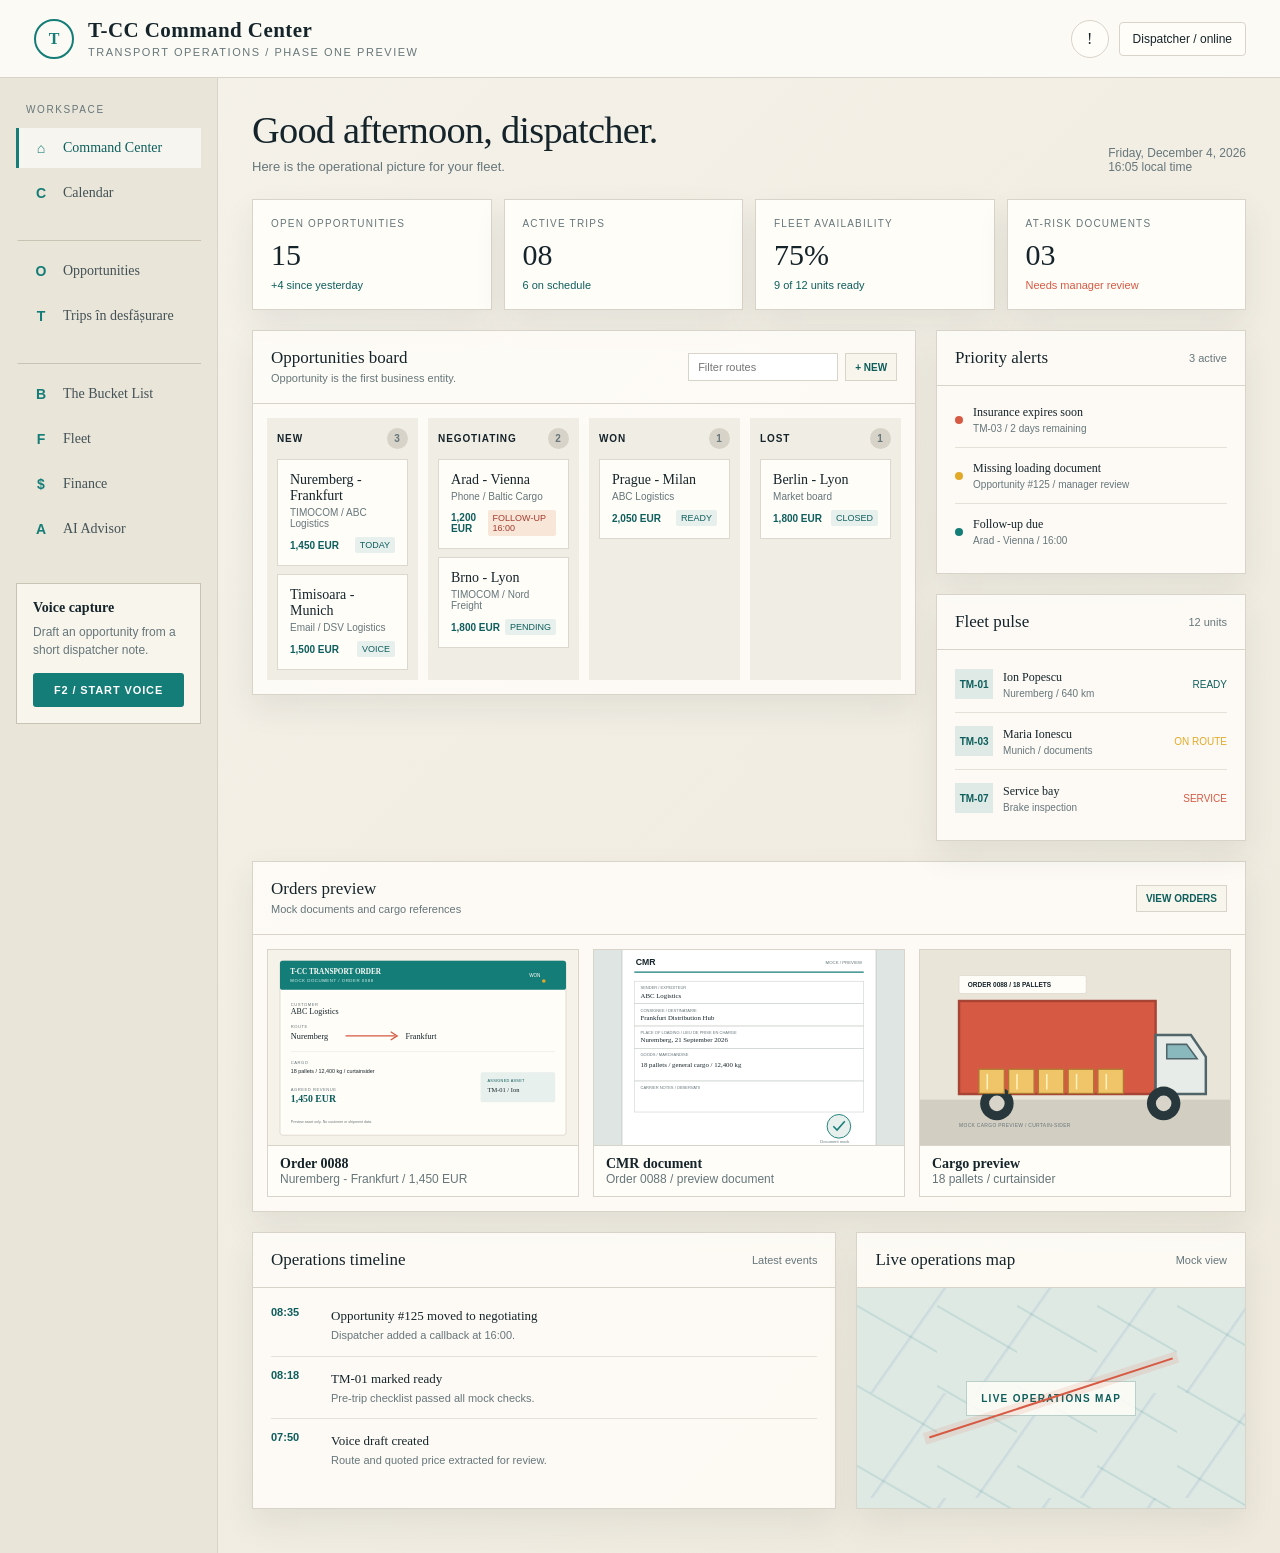
<file: index.html>
<!doctype html>
<html lang="en">
<head>
  <meta charset="utf-8">
  <meta name="viewport" content="width=device-width, initial-scale=1">
  <title>T-CC Command Center</title>
  <style>
    :root {
      --ink: #15242a;
      --muted: #66767a;
      --paper: #f5f2ea;
      --panel: #fffdf8;
      --line: #d8d4c9;
      --teal: #147d78;
      --teal-dark: #0d5e5c;
      --coral: #d65a43;
      --yellow: #e2a928;
      --blue: #477aa6;
      --shadow: 0 14px 30px rgba(33, 49, 51, .08);
    }

    * { box-sizing: border-box; }
    body { margin: 0; color: var(--ink); background: var(--paper); font-family: Georgia, 'Times New Roman', serif; }
    button, input { font: inherit; }
    button { cursor: pointer; }
    .app { min-height: 100vh; background: linear-gradient(135deg, #f5f2ea 0%, #eee9dc 100%); }
    .topbar { min-height: 78px; display: flex; align-items: center; justify-content: space-between; gap: 24px; padding: 18px 34px; border-bottom: 1px solid var(--line); background: #fcfaf4; }
    .brand { display: flex; align-items: center; gap: 14px; }
    .brand-mark { width: 40px; height: 40px; display: grid; place-items: center; border: 2px solid var(--teal); color: var(--teal); font-weight: 700; border-radius: 50%; }
    .brand h1 { margin: 0; font-size: 21px; letter-spacing: .02em; }
    .brand p { margin: 3px 0 0; color: var(--muted); font: 11px/1.2 Arial, sans-serif; text-transform: uppercase; letter-spacing: .14em; }
    .top-actions { display: flex; align-items: center; gap: 10px; }
    .icon-btn, .profile { border: 1px solid var(--line); background: var(--panel); color: var(--ink); }
    .icon-btn { width: 38px; height: 38px; border-radius: 50%; }
    .profile { padding: 9px 13px; border-radius: 4px; font: 12px Arial, sans-serif; }

    .layout { display: grid; grid-template-columns: 218px minmax(0, 1fr); min-height: calc(100vh - 78px); }
    .sidebar { padding: 26px 16px; border-right: 1px solid var(--line); background: #e9e5d9; }
    .eyebrow { margin: 0 10px 13px; color: var(--muted); font: 10px Arial, sans-serif; letter-spacing: .16em; text-transform: uppercase; }
    .nav { display: grid; gap: 5px; }
    .nav button { display: flex; align-items: center; gap: 12px; width: 100%; padding: 12px 12px; border: 0; border-left: 3px solid transparent; background: transparent; color: #435256; text-align: left; font: 14px Georgia, serif; }
    .nav button:hover, .nav button.active { border-left-color: var(--teal); background: rgba(255,255,255,.62); color: var(--teal-dark); }
    .nav button.nav-divider { margin-top: 22px; padding-top: 22px; border-top: 1px solid #c9c3b4; }
    .nav-symbol { width: 20px; color: var(--teal); text-align: center; font-family: Arial, sans-serif; }
    .voice-card { margin-top: 34px; padding: 16px; border: 1px solid #c9c3b4; background: #f8f5ec; }
    .voice-card strong { display: block; margin-bottom: 8px; font-size: 14px; }
    .voice-card p { margin: 0 0 14px; color: var(--muted); font: 12px/1.45 Arial, sans-serif; }
    .voice-btn { width: 100%; padding: 11px 10px; border: 0; border-radius: 3px; background: var(--teal); color: white; font: 700 11px Arial, sans-serif; letter-spacing: .08em; text-transform: uppercase; }
    .voice-btn.recording { background: var(--coral); }

    main { max-width: 1540px; width: 100%; padding: 30px 34px 44px; }
    .page-heading { display: flex; align-items: end; justify-content: space-between; gap: 20px; margin-bottom: 25px; }
    .page-heading h2 { margin: 0; font-size: clamp(26px, 3vw, 42px); font-weight: 400; letter-spacing: -.02em; }
    .page-heading p { margin: 7px 0 0; color: var(--muted); font: 13px Arial, sans-serif; }
    .date { color: var(--muted); font: 12px Arial, sans-serif; white-space: nowrap; }

    .kpis { display: grid; grid-template-columns: repeat(4, minmax(0, 1fr)); gap: 12px; margin-bottom: 20px; }
    .kpi { padding: 18px; border: 1px solid var(--line); background: var(--panel); box-shadow: var(--shadow); }
    .kpi-label { color: var(--muted); font: 10px Arial, sans-serif; letter-spacing: .12em; text-transform: uppercase; }
    .kpi-value { margin-top: 9px; font-size: 30px; }
    .kpi-delta { margin-top: 7px; color: var(--teal-dark); font: 11px Arial, sans-serif; }
    .kpi.warn .kpi-delta { color: var(--coral); }

    .dashboard-grid { display: grid; grid-template-columns: minmax(0, 1.5fr) minmax(270px, .7fr); gap: 20px; align-items: start; }
    .panel { border: 1px solid var(--line); background: rgba(255,253,248,.86); box-shadow: var(--shadow); }
    .panel-header { display: flex; align-items: center; justify-content: space-between; gap: 15px; padding: 17px 18px; border-bottom: 1px solid var(--line); }
    .panel-header h3 { margin: 0; font-size: 17px; font-weight: 400; }
    .panel-header span { color: var(--muted); font: 11px Arial, sans-serif; }
    .board-tools { display: flex; gap: 7px; }
    .board-tools input { width: 150px; padding: 7px 9px; border: 1px solid var(--line); background: white; font: 11px Arial, sans-serif; }
    .board-tools button { padding: 7px 9px; border: 1px solid var(--line); background: #f8f5ec; color: var(--teal-dark); font: 700 10px Arial, sans-serif; text-transform: uppercase; }
    .board { display: grid; grid-template-columns: repeat(4, minmax(0, 1fr)); gap: 10px; padding: 14px; }
    .column { min-width: 0; padding: 10px; background: #f0ede4; }
    .column-title { display: flex; align-items: center; justify-content: space-between; margin-bottom: 10px; font: 700 10px Arial, sans-serif; letter-spacing: .09em; text-transform: uppercase; }
    .count { display: grid; place-items: center; min-width: 21px; height: 21px; border-radius: 50%; background: #d7d3c8; color: var(--muted); font-size: 10px; }
    .opportunity { padding: 12px; margin-bottom: 8px; border: 1px solid #ddd8cd; background: #fffdf8; transition: transform .16s ease, box-shadow .16s ease; }
    .opportunity:hover { transform: translateY(-2px); box-shadow: 0 8px 14px rgba(33,49,51,.09); }
    .opportunity:last-child { margin-bottom: 0; }
    .route { margin-bottom: 8px; font-size: 14px; }
    .route small { display: block; margin-top: 3px; color: var(--muted); font: 10px Arial, sans-serif; }
    .opportunity-meta { display: flex; justify-content: space-between; align-items: center; color: var(--muted); font: 10px Arial, sans-serif; }
    .price { color: var(--teal-dark); font-weight: 700; }
    .tag { padding: 3px 5px; border-radius: 2px; background: #e8f0ed; color: var(--teal-dark); font-size: 9px; text-transform: uppercase; }
    .tag.hot { background: #f8e6d9; color: #a33d2d; }

    .side-stack { display: grid; gap: 20px; }
    .alert-list, .fleet-list, .timeline { padding: 6px 18px 14px; }
    .alert, .fleet-row { display: flex; align-items: center; gap: 10px; padding: 13px 0; border-bottom: 1px solid #e5e1d8; }
    .alert:last-child, .fleet-row:last-child { border-bottom: 0; }
    .status-dot { width: 8px; height: 8px; flex: 0 0 auto; border-radius: 50%; background: var(--teal); }
    .status-dot.warn { background: var(--yellow); }
    .status-dot.danger { background: var(--coral); }
    .alert strong, .fleet-row strong { display: block; font-size: 12px; font-weight: 400; }
    .alert small, .fleet-row small { display: block; margin-top: 3px; color: var(--muted); font: 10px Arial, sans-serif; }
    .fleet-code { width: 38px; height: 30px; display: grid; place-items: center; background: #dfeae6; color: var(--teal-dark); font: 700 10px Arial, sans-serif; }
    .fleet-status { margin-left: auto; color: var(--teal-dark); font: 10px Arial, sans-serif; text-transform: uppercase; }
    .fleet-status.busy { color: var(--yellow); }
    .fleet-status.service { color: var(--coral); }

    .bottom-grid { display: grid; grid-template-columns: minmax(0, 1.2fr) minmax(0, .8fr); gap: 20px; margin-top: 20px; }
    .timeline-item { display: grid; grid-template-columns: 48px 1fr; gap: 12px; padding: 12px 0; border-bottom: 1px solid #e5e1d8; }
    .timeline-item:last-child { border-bottom: 0; }
    .timeline-time { color: var(--teal-dark); font: 700 11px Arial, sans-serif; }
    .timeline-item strong { font-size: 13px; font-weight: 400; }
    .timeline-item p { margin: 4px 0 0; color: var(--muted); font: 11px/1.4 Arial, sans-serif; }
    .map-placeholder { min-height: 220px; display: grid; place-items: center; position: relative; overflow: hidden; background-color: #dfe9e4; background-image: linear-gradient(30deg, transparent 48%, rgba(20,125,120,.16) 49%, transparent 51%), linear-gradient(125deg, transparent 48%, rgba(71,122,166,.15) 49%, transparent 51%); background-size: 80px 80px, 105px 105px; }
    .map-placeholder::after { content: 'LIVE OPERATIONS MAP'; padding: 11px 14px; border: 1px solid rgba(13,94,92,.28); background: rgba(255,253,248,.85); color: var(--teal-dark); font: 700 10px Arial, sans-serif; letter-spacing: .13em; }
    .map-route { position: absolute; width: 66%; height: 2px; background: var(--coral); transform: rotate(-18deg); box-shadow: 0 0 0 5px rgba(214,90,67,.12); }
    #bucketPanel { display: none; }
    .side-stack #bucketPanel [style*="grid-template-columns:82px"] { grid-template-columns: 1fr !important; gap: 5px !important; }
    .side-stack #bucketPanel [style*="grid-template-columns:82px"] button { justify-self: start; }

    .toast { position: fixed; right: 22px; bottom: 22px; max-width: 290px; padding: 13px 15px; border: 1px solid var(--teal); background: var(--ink); color: white; font: 12px Arial, sans-serif; opacity: 0; transform: translateY(15px); pointer-events: none; transition: .2s ease; }
    .toast.show { opacity: 1; transform: translateY(0); }
    @media (max-width: 1100px) { .layout { grid-template-columns: 74px minmax(0, 1fr); } .sidebar { padding: 22px 10px; } .eyebrow, .nav button span:not(.nav-symbol), .voice-card { display: none; } .nav button { justify-content: center; padding: 12px 0; } }
    @media (max-width: 820px) { .topbar { padding: 15px 18px; } .profile { display: none; } main { padding: 24px 18px 34px; } .kpis { grid-template-columns: repeat(2, minmax(0, 1fr)); } .dashboard-grid, .bottom-grid { grid-template-columns: 1fr; } .board { grid-template-columns: repeat(2, minmax(0, 1fr)); } }
    @media (max-width: 520px) { .topbar { gap: 10px; } .brand h1 { font-size: 17px; } .date { display: none; } .kpis { gap: 8px; } .kpi { padding: 13px; } .kpi-value { font-size: 24px; } .page-heading { align-items: start; flex-direction: column; } .board { grid-template-columns: 1fr; } .board-tools input { width: 105px; } }
  </style>
</head>
<body>
  <div class="app">
    <header class="topbar">
      <div class="brand">
        <div class="brand-mark">T</div>
        <div><h1>T-CC Command Center</h1><p>Transport operations / phase one preview</p></div>
      </div>
      <div class="top-actions"><button class="icon-btn" aria-label="Notifications" title="Notifications">!</button><button class="profile">Dispatcher / online</button></div>
    </header>
    <div class="layout">
      <aside class="sidebar">
        <p class="eyebrow">Workspace</p>
        <nav class="nav" aria-label="Main navigation">
          <button class="active"><b class="nav-symbol">⌂</b><span>Command Center</span></button>
          <button onclick="location.href='resources/calendar.html'"><b class="nav-symbol">C</b><span>Calendar</span></button>
          <button class="nav-divider" onclick="location.href='resources/opportunities.html'"><b class="nav-symbol">O</b><span>Opportunities</span></button>
          <button onclick="location.href='resources/trips.html'"><b class="nav-symbol">T</b><span>Trips în desfășurare</span></button>
            <button class="nav-secondary nav-divider" onclick="location.href='resources/bucket.html'"><b class="nav-symbol">B</b><span>The Bucket List</span></button>
            <button class="nav-secondary" onclick="location.href='resources/fleet.html'"><b class="nav-symbol">F</b><span>Fleet</span></button>
            <button class="nav-secondary" onclick="location.href='resources/finance.html'"><b class="nav-symbol">$</b><span>Finance</span></button>
            <button class="nav-secondary" onclick="location.href='resources/advisor.html'"><b class="nav-symbol">A</b><span>AI Advisor</span></button>
        </nav>
        <div class="voice-card"><strong>Voice capture</strong><p>Draft an opportunity from a short dispatcher note.</p><button class="voice-btn" id="voiceButton">F2 / Start voice</button></div>
      </aside>
      <main>
        <div class="page-heading"><div><h2 id="welcomeGreeting">Good morning, dispatcher.</h2><p>Here is the operational picture for your fleet.</p></div><div class="date" id="localClock">Loading local time...</div></div>
        <section class="panel" id="bucketPanel" style="margin-bottom:20px">
          <div class="panel-header"><div><h3>The Bucket List</h3><span>Raw intake / convert to opportunity</span></div><span>15 new / 8 parsed / 2 errors</span></div>
          <div style="display:grid;gap:0">
            <div style="display:grid;grid-template-columns:82px minmax(0,1fr) 110px 150px;align-items:center;gap:12px;padding:12px 18px;border-bottom:1px solid #e5e1d8;font:12px Arial,sans-serif"><strong style="color:var(--teal-dark)">TIMOCOM</strong><span><b style="font-family:Georgia,serif;font-size:14px">Nuremberg → Frankfurt</b><small style="display:block;margin-top:3px;color:var(--muted)">ABC Logistics / 1,450 EUR</small></span><span class="tag">parsed</span><button class="board-tools" style="padding:7px 9px;border:1px solid var(--line);background:#f8f5ec;color:var(--teal-dark);font:700 10px Arial,sans-serif;text-transform:uppercase" onclick="notify('Mock: converted to Opportunity #125.')">Convert</button></div>
            <div style="display:grid;grid-template-columns:82px minmax(0,1fr) 110px 150px;align-items:center;gap:12px;padding:12px 18px;border-bottom:1px solid #e5e1d8;font:12px Arial,sans-serif"><strong style="color:var(--blue)">EMAIL</strong><span><b style="font-family:Georgia,serif;font-size:14px">Arad → Vienna</b><small style="display:block;margin-top:3px;color:var(--muted)">Baltic Cargo / price missing</small></span><span class="tag hot">review</span><button class="board-tools" style="padding:7px 9px;border:1px solid var(--line);background:#f8f5ec;color:var(--teal-dark);font:700 10px Arial,sans-serif;text-transform:uppercase" onclick="notify('Mock: manual review opened.')">Review</button></div>
            <div style="display:grid;grid-template-columns:82px minmax(0,1fr) 110px 150px;align-items:center;gap:12px;padding:12px 18px;border-bottom:1px solid #e5e1d8;font:12px Arial,sans-serif"><strong style="color:var(--coral)">VOICE F2</strong><span><b style="font-family:Georgia,serif;font-size:14px">Timișoara → München</b><small style="display:block;margin-top:3px;color:var(--muted)">DSV Logistics / 1,500 EUR</small></span><span class="tag">new</span><button class="board-tools" style="padding:7px 9px;border:1px solid var(--line);background:#f8f5ec;color:var(--teal-dark);font:700 10px Arial,sans-serif;text-transform:uppercase" onclick="notify('Mock: voice draft opened.')">Open draft</button></div>
            <div style="display:grid;grid-template-columns:82px minmax(0,1fr) 110px 150px;align-items:center;gap:12px;padding:12px 18px;font:12px Arial,sans-serif"><strong style="color:var(--yellow)">EXCEL</strong><span><b style="font-family:Georgia,serif;font-size:14px">Cluj → Lyon</b><small style="display:block;margin-top:3px;color:var(--muted)">Import batch / invalid date</small></span><span class="tag hot">error</span><button class="board-tools" style="padding:7px 9px;border:1px solid var(--line);background:#f8f5ec;color:var(--teal-dark);font:700 10px Arial,sans-serif;text-transform:uppercase" onclick="notify('Mock: import error details opened.')">Details</button></div>
          </div>
        </section>
        <section class="kpis" aria-label="Key performance indicators">
          <article class="kpi"><div class="kpi-label">Open opportunities</div><div class="kpi-value">15</div><div class="kpi-delta">+4 since yesterday</div></article>
          <article class="kpi"><div class="kpi-label">Active trips</div><div class="kpi-value">08</div><div class="kpi-delta">6 on schedule</div></article>
          <article class="kpi"><div class="kpi-label">Fleet availability</div><div class="kpi-value">75%</div><div class="kpi-delta">9 of 12 units ready</div></article>
          <article class="kpi warn"><div class="kpi-label">At-risk documents</div><div class="kpi-value">03</div><div class="kpi-delta">Needs manager review</div></article>
        </section>
        <div class="dashboard-grid">
          <section class="panel">
            <div class="panel-header"><div><h3>Opportunities board</h3><span>Opportunity is the first business entity.</span></div><div class="board-tools"><input id="search" type="search" placeholder="Filter routes"><button id="newOpportunity">+ New</button></div></div>
            <div class="board" id="board">
              <div class="column" data-column="new"><div class="column-title">New <span class="count">3</span></div><article class="opportunity" data-route="Nuremberg - Frankfurt"><div class="route">Nuremberg - Frankfurt<small>TIMOCOM / ABC Logistics</small></div><div class="opportunity-meta"><span class="price">1,450 EUR</span><span class="tag">today</span></div></article><article class="opportunity" data-route="Timisoara - Munich"><div class="route">Timisoara - Munich<small>Email / DSV Logistics</small></div><div class="opportunity-meta"><span class="price">1,500 EUR</span><span class="tag">voice</span></div></article></div>
              <div class="column" data-column="negotiating"><div class="column-title">Negotiating <span class="count">2</span></div><article class="opportunity" data-route="Arad - Vienna"><div class="route">Arad - Vienna<small>Phone / Baltic Cargo</small></div><div class="opportunity-meta"><span class="price">1,200 EUR</span><span class="tag hot">follow-up 16:00</span></div></article><article class="opportunity" data-route="Brno - Lyon"><div class="route">Brno - Lyon<small>TIMOCOM / Nord Freight</small></div><div class="opportunity-meta"><span class="price">1,800 EUR</span><span class="tag">pending</span></div></article></div>
              <div class="column" data-column="won"><div class="column-title">Won <span class="count">1</span></div><article class="opportunity" data-route="Prague - Milan"><div class="route">Prague - Milan<small>ABC Logistics</small></div><div class="opportunity-meta"><span class="price">2,050 EUR</span><span class="tag">ready</span></div></article></div>
              <div class="column" data-column="lost"><div class="column-title">Lost <span class="count">1</span></div><article class="opportunity" data-route="Berlin - Lyon"><div class="route">Berlin - Lyon<small>Market board</small></div><div class="opportunity-meta"><span class="price">1,800 EUR</span><span class="tag">closed</span></div></article></div>
            </div>
          </section>
          <div class="side-stack">
            <section class="panel"><div class="panel-header"><h3>Priority alerts</h3><span>3 active</span></div><div class="alert-list"><div class="alert"><i class="status-dot danger"></i><div><strong>Insurance expires soon</strong><small>TM-03 / 2 days remaining</small></div></div><div class="alert"><i class="status-dot warn"></i><div><strong>Missing loading document</strong><small>Opportunity #125 / manager review</small></div></div><div class="alert"><i class="status-dot"></i><div><strong>Follow-up due</strong><small>Arad - Vienna / 16:00</small></div></div></div></section>
            <section class="panel"><div class="panel-header"><h3>Fleet pulse</h3><span>12 units</span></div><div class="fleet-list"><div class="fleet-row"><span class="fleet-code">TM-01</span><div><strong>Ion Popescu</strong><small>Nuremberg / 640 km</small></div><span class="fleet-status">ready</span></div><div class="fleet-row"><span class="fleet-code">TM-03</span><div><strong>Maria Ionescu</strong><small>Munich / documents</small></div><span class="fleet-status busy">on route</span></div><div class="fleet-row"><span class="fleet-code">TM-07</span><div><strong>Service bay</strong><small>Brake inspection</small></div><span class="fleet-status service">service</span></div></div></section>
          </div>
        </div>
        <section class="panel" style="margin-top:20px">
          <div class="panel-header"><div><h3>Orders preview</h3><span>Mock documents and cargo references</span></div><button class="board-tools" style="padding:7px 9px;border:1px solid var(--line);background:#f8f5ec;color:var(--teal-dark);font:700 10px Arial,sans-serif;text-transform:uppercase" onclick="notify('Mock: Orders view will be connected to the contract layer.')">View orders</button></div>
          <div style="display:grid;grid-template-columns:repeat(3,minmax(0,1fr));gap:14px;padding:14px">
            <a href="resources/assets/orders/order-001.svg" target="_blank" style="display:block;border:1px solid var(--line);background:var(--panel);color:var(--ink);text-decoration:none">
              <img src="resources/assets/orders/order-001.svg" alt="Mock order 0088" style="display:block;width:100%;aspect-ratio:1.58;object-fit:cover;border-bottom:1px solid var(--line)"><div style="padding:10px 12px;font:12px Arial,sans-serif"><strong style="display:block;font-family:Georgia,serif;font-size:14px">Order 0088</strong><span style="color:var(--muted)">Nuremberg - Frankfurt / 1,450 EUR</span></div>
            </a>
            <a href="resources/assets/orders/cmr-mock.svg" target="_blank" style="display:block;border:1px solid var(--line);background:var(--panel);color:var(--ink);text-decoration:none">
              <img src="resources/assets/orders/cmr-mock.svg" alt="Mock CMR document" style="display:block;width:100%;aspect-ratio:1.58;object-fit:cover;border-bottom:1px solid var(--line)"><div style="padding:10px 12px;font:12px Arial,sans-serif"><strong style="display:block;font-family:Georgia,serif;font-size:14px">CMR document</strong><span style="color:var(--muted)">Order 0088 / preview document</span></div>
            </a>
            <a href="resources/assets/orders/cargo-preview.svg" target="_blank" style="display:block;border:1px solid var(--line);background:var(--panel);color:var(--ink);text-decoration:none">
              <img src="resources/assets/orders/cargo-preview.svg" alt="Mock cargo preview" style="display:block;width:100%;aspect-ratio:1.58;object-fit:cover;border-bottom:1px solid var(--line)"><div style="padding:10px 12px;font:12px Arial,sans-serif"><strong style="display:block;font-family:Georgia,serif;font-size:14px">Cargo preview</strong><span style="color:var(--muted)">18 pallets / curtainsider</span></div>
            </a>
          </div>
        </section>
        <div class="bottom-grid"><section class="panel"><div class="panel-header"><h3>Operations timeline</h3><span>Latest events</span></div><div class="timeline"><div class="timeline-item"><div class="timeline-time">08:35</div><div><strong>Opportunity #125 moved to negotiating</strong><p>Dispatcher added a callback at 16:00.</p></div></div><div class="timeline-item"><div class="timeline-time">08:18</div><div><strong>TM-01 marked ready</strong><p>Pre-trip checklist passed all mock checks.</p></div></div><div class="timeline-item"><div class="timeline-time">07:50</div><div><strong>Voice draft created</strong><p>Route and quoted price extracted for review.</p></div></div></div></section><section class="panel"><div class="panel-header"><h3>Live operations map</h3><span>Mock view</span></div><div class="map-placeholder"><div class="map-route"></div></div></section></div>
      </main>
    </div>
  </div>
  <div class="toast" id="toast" role="status"></div>
  <script>
    const toast = document.getElementById('toast');
    let toastTimer;
    function notify(message) { toast.textContent = message; toast.classList.add('show'); clearTimeout(toastTimer); toastTimer = setTimeout(() => toast.classList.remove('show'), 2600); }
    document.querySelectorAll('.nav button').forEach(button => button.addEventListener('click', () => { document.querySelectorAll('.nav button').forEach(item => item.classList.remove('active')); button.classList.add('active'); notify(`${button.textContent.trim()} view selected`); }));
    document.getElementById('search').addEventListener('input', event => { const query = event.target.value.toLowerCase(); document.querySelectorAll('.opportunity').forEach(card => { card.hidden = query && !card.dataset.route.toLowerCase().includes(query); }); });
    document.getElementById('newOpportunity').addEventListener('click', () => notify('Mock: new opportunity form is ready for the contract layer.'));
    const voiceButton = document.getElementById('voiceButton');
    voiceButton.addEventListener('click', () => { voiceButton.classList.toggle('recording'); const recording = voiceButton.classList.contains('recording'); voiceButton.textContent = recording ? 'Stop / draft voice' : 'F2 / Start voice'; notify(recording ? 'Mock voice capture started.' : 'Mock opportunity draft created.'); });
    document.addEventListener('keydown', event => { if (event.key === 'F2') { event.preventDefault(); voiceButton.click(); } });
    function updateLocalTime() { const now = new Date(); const hour = now.getHours(); const greeting = hour < 12 ? 'Good morning' : hour < 18 ? 'Good afternoon' : 'Good evening'; const date = now.toLocaleDateString('en-US', { weekday: 'long', day: 'numeric', month: 'long', year: 'numeric' }); const time = now.toLocaleTimeString('en-US', { hour: '2-digit', minute: '2-digit', hour12: false }); document.getElementById('welcomeGreeting').textContent = `${greeting}, dispatcher.`; document.getElementById('localClock').innerHTML = `${date}<br>${time} local time`; }
    updateLocalTime();
    setInterval(updateLocalTime, 30000);
  </script>
</body>
</html>
</file>
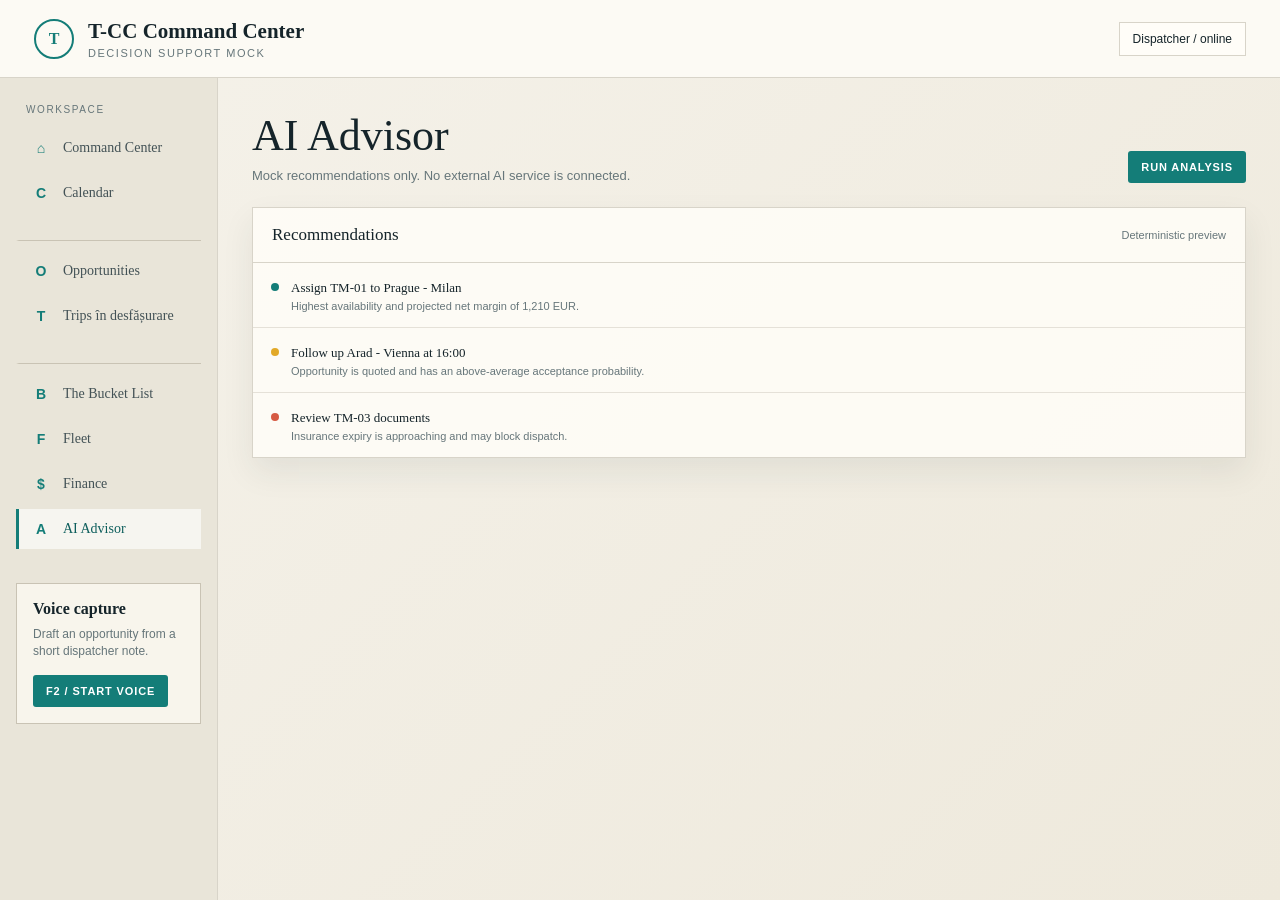
<file: resources/advisor.html>
<!doctype html><html lang="en"><head><meta charset="utf-8"><meta name="viewport" content="width=device-width,initial-scale=1"><title>AI Advisor | T-CC</title><link rel="stylesheet" href="front.css"></head><body><div class="shell"><header class="topbar"><div class="brand"><div class="mark">T</div><div><h1>T-CC Command Center</h1><p>Decision support mock</p></div></div><div class="profile">Dispatcher / online</div></header><div class="layout"><aside class="sidebar"><p class="eyebrow">Workspace</p><nav class="nav"><a href="../index.html"><b>+</b><span>Command Center</span></a><a href="opportunities.html"><b>O</b><span>Opportunities</span></a><a href="fleet.html"><b>F</b><span>Fleet</span></a><a href="trips.html"><b>T</b><span>Trips</span></a><a href="finance.html"><b>$</b><span>Finance</span></a><a class="active" href="advisor.html"><b>A</b><span>AI Advisor</span></a></nav></aside><main class="content"><div class="heading"><div><h2>AI Advisor</h2><p>Mock recommendations only. No external AI service is connected.</p></div><button class="primary">Run analysis</button></div><div class="stack"><section class="panel"><div class="panel-head"><h3>Recommendations</h3><span>Deterministic preview</span></div><div class="notice"><i class="dot"></i><div><strong>Assign TM-01 to Prague - Milan</strong><p>Highest availability and projected net margin of 1,210 EUR.</p></div></div><div class="notice"><i class="dot warn"></i><div><strong>Follow up Arad - Vienna at 16:00</strong><p>Opportunity is quoted and has an above-average acceptance probability.</p></div></div><div class="notice"><i class="dot danger"></i><div><strong>Review TM-03 documents</strong><p>Insurance expiry is approaching and may block dispatch.</p></div></div></section><section class="panel"><div class="panel-head"><h3>Voice F2 contract preview</h3><span>Client / route / price / status / next action</span></div><div class="form-row"><input placeholder="Example: DSV, Nuremberg to Frankfurt, 1450 EUR"><button class="primary" data-voice>F2 / Start voice</button></div></section></div></main></div></div><script src="front.js"></script></body></html>
</file>
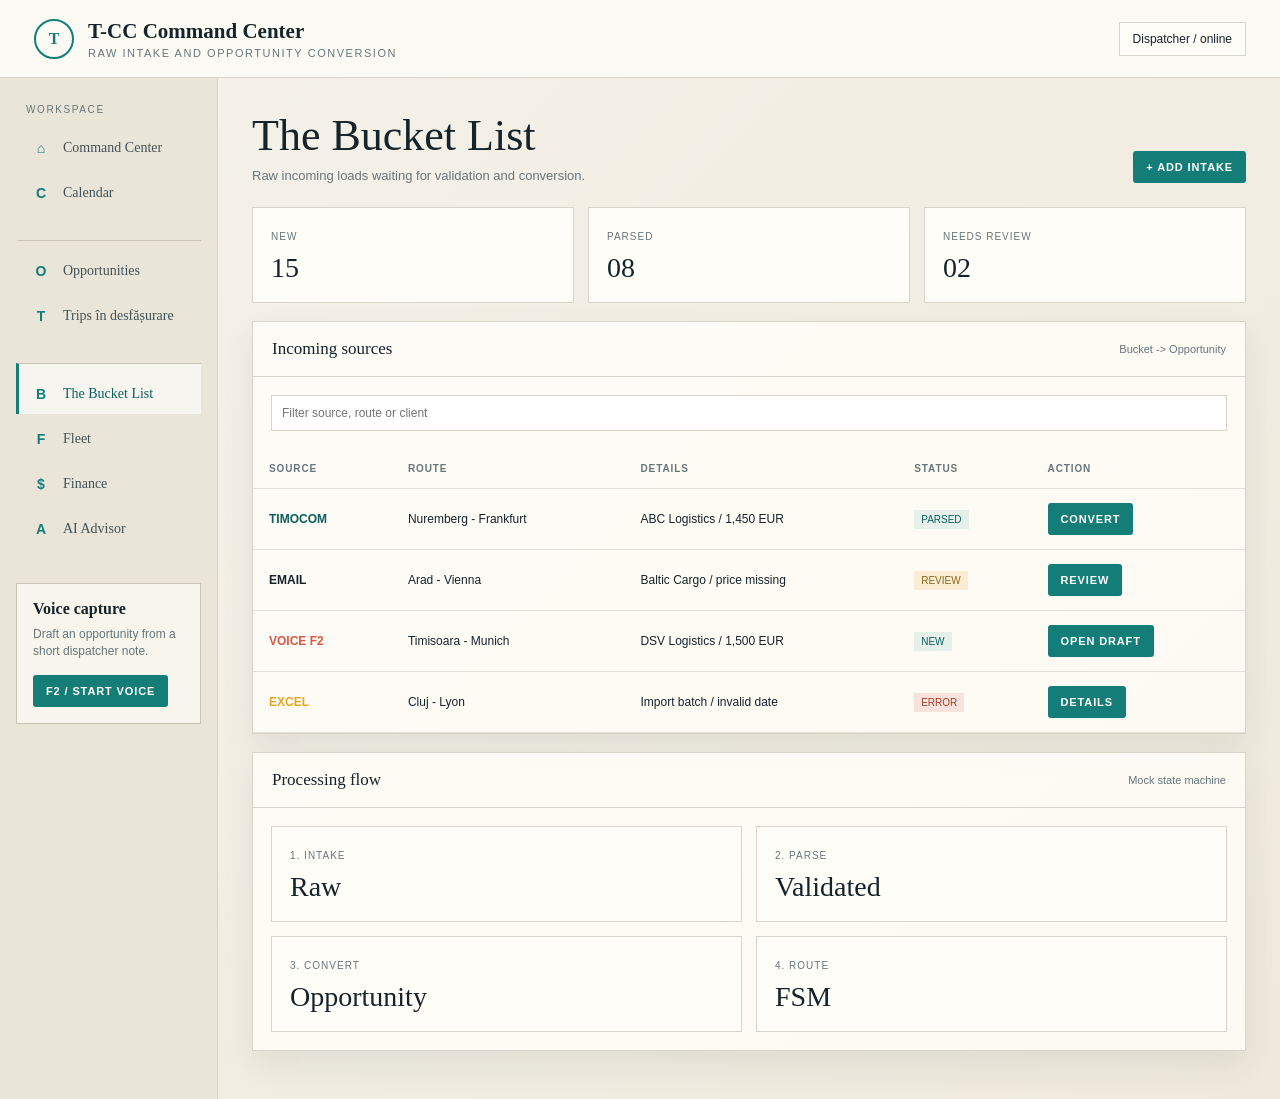
<file: resources/bucket.html>
<!doctype html>
<html lang="en">
<head>
  <meta charset="utf-8">
  <meta name="viewport" content="width=device-width, initial-scale=1">
  <title>The Bucket List | T-CC</title>
  <link rel="stylesheet" href="front.css">
</head>
<body>
  <div class="shell">
    <header class="topbar"><div class="brand"><div class="mark">T</div><div><h1>T-CC Command Center</h1><p>Raw intake and opportunity conversion</p></div></div><div class="profile">Dispatcher / online</div></header>
    <div class="layout">
      <aside class="sidebar"><p class="eyebrow">Workspace</p><nav class="nav"><a href="../index.html"><b>+</b><span>Command Center</span></a><a href="opportunities.html"><b>O</b><span>Opportunities</span></a><a class="active" href="bucket.html"><b>B</b><span>The Bucket List</span></a><a href="fleet.html"><b>F</b><span>Fleet</span></a><a href="trips.html"><b>T</b><span>Trips</span></a><a href="finance.html"><b>$</b><span>Finance</span></a><a href="advisor.html"><b>A</b><span>AI Advisor</span></a></nav></aside>
      <main class="content">
        <div class="heading"><div><h2>The Bucket List</h2><p>Raw incoming loads waiting for validation and conversion.</p></div><button class="primary" onclick="notify('Mock: intake listener is ready.')">+ Add intake</button></div>
        <div class="grid"><div class="metric"><small>New</small><strong>15</strong></div><div class="metric"><small>Parsed</small><strong>08</strong></div><div class="metric"><small>Needs review</small><strong>02</strong></div></div>
        <div class="stack">
          <section class="panel"><div class="panel-head"><h3>Incoming sources</h3><span>Bucket -&gt; Opportunity</span></div><div class="form-row"><input data-filter placeholder="Filter source, route or client"></div><table class="table"><thead><tr><th>Source</th><th>Route</th><th>Details</th><th>Status</th><th>Action</th></tr></thead><tbody><tr data-row><td><strong style="color:var(--teal-dark)">TIMOCOM</strong></td><td>Nuremberg - Frankfurt</td><td>ABC Logistics / 1,450 EUR</td><td><span class="status">Parsed</span></td><td><button class="primary" onclick="notify('Mock: converted to Opportunity #125.')">Convert</button></td></tr><tr data-row><td><strong style="color:var(--blue)">EMAIL</strong></td><td>Arad - Vienna</td><td>Baltic Cargo / price missing</td><td><span class="status warn">Review</span></td><td><button class="primary" onclick="notify('Mock: manual review opened.')">Review</button></td></tr><tr data-row><td><strong style="color:var(--coral)">VOICE F2</strong></td><td>Timisoara - Munich</td><td>DSV Logistics / 1,500 EUR</td><td><span class="status">New</span></td><td><button class="primary" onclick="notify('Mock: voice draft opened.')">Open draft</button></td></tr><tr data-row><td><strong style="color:var(--yellow)">EXCEL</strong></td><td>Cluj - Lyon</td><td>Import batch / invalid date</td><td><span class="status danger">Error</span></td><td><button class="primary" onclick="notify('Mock: import error details opened.')">Details</button></td></tr></tbody></table></section>
          <section class="panel"><div class="panel-head"><h3>Processing flow</h3><span>Mock state machine</span></div><div class="cards"><div class="metric"><small>1. Intake</small><strong>Raw</strong></div><div class="metric"><small>2. Parse</small><strong>Validated</strong></div><div class="metric"><small>3. Convert</small><strong>Opportunity</strong></div><div class="metric"><small>4. Route</small><strong>FSM</strong></div></div></section>
        </div>
      </main>
    </div>
  </div>
  <div class="toast" id="toast" role="status"></div>
  <script>const toast=document.getElementById('toast');let toastTimer;function notify(message){toast.textContent=message;toast.classList.add('show');clearTimeout(toastTimer);toastTimer=setTimeout(()=>toast.classList.remove('show'),2600);}</script>
  <script src="front.js"></script>
</body>
</html>
</file>
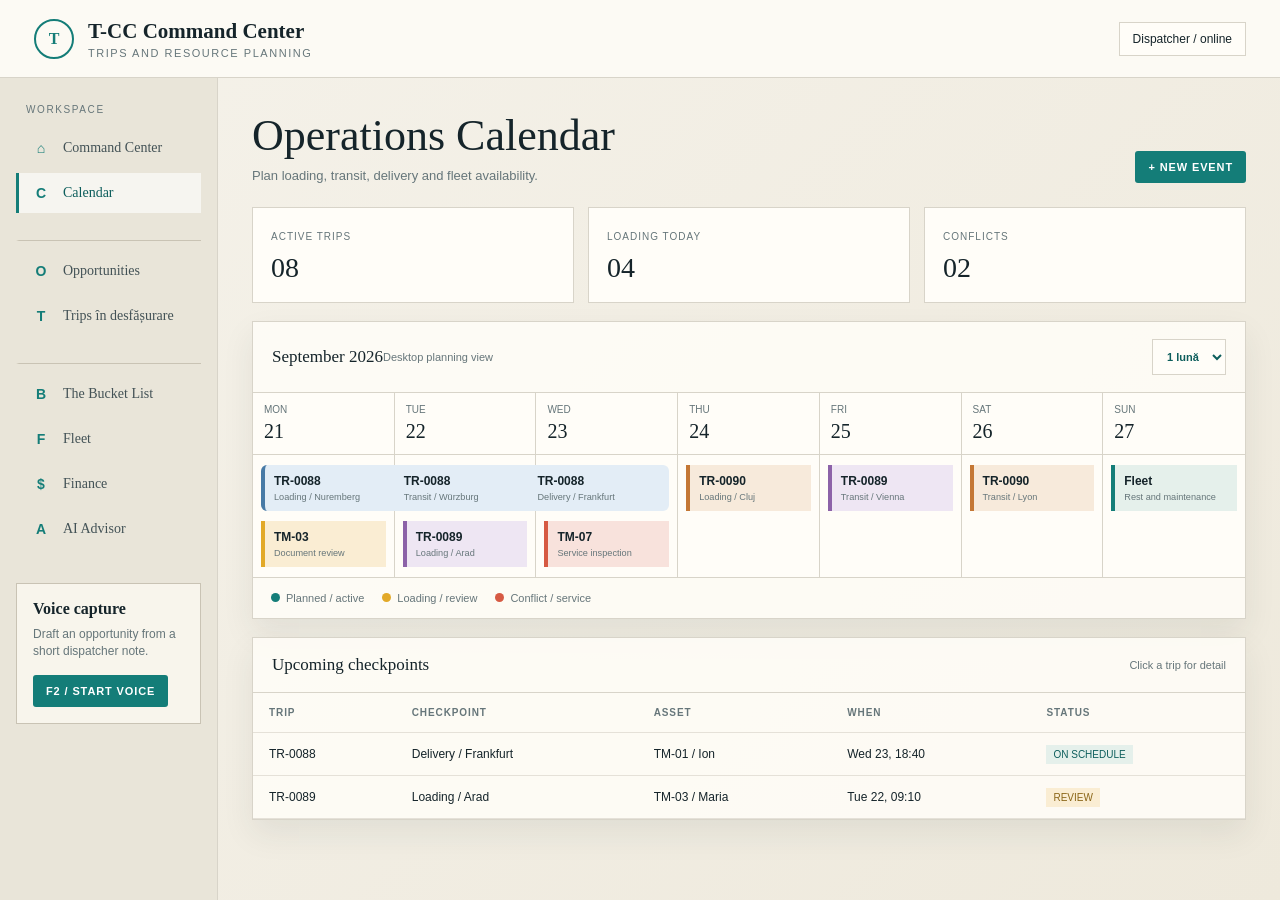
<file: resources/calendar.html>
<!doctype html>
<html lang="en">
<head><meta charset="utf-8"><meta name="viewport" content="width=device-width, initial-scale=1"><title>Calendar | T-CC</title><link rel="stylesheet" href="front.css"><style>
.calendar-grid{display:grid;grid-template-columns:repeat(7,minmax(120px,1fr));overflow:auto}.day{min-height:180px;border-right:1px solid var(--line);border-bottom:1px solid var(--line);background:#fffdf8}.day:last-child{border-right:0}.day-head{padding:11px;border-bottom:1px solid var(--line);color:var(--muted);font:10px Arial,sans-serif;text-transform:uppercase}.day-head strong{display:block;margin-top:5px;color:var(--ink);font:20px Georgia,serif}.event{margin:10px 8px;padding:9px;border-left:4px solid var(--teal);background:#e5f0eb;font:11px Arial,sans-serif;cursor:pointer}.event strong{display:block;font-size:12px}.event small{display:block;margin-top:4px;color:var(--muted)}.event.trip-0088{border-color:#477aa6;background:#e3edf6}.event.trip-0089{border-color:#8c62a8;background:#eee6f3}.event.trip-0090{border-color:#c47735;background:#f7eadb}.event.loading{border-color:var(--yellow);background:#faedd3}.event.alert{border-color:var(--coral);background:#f8e2dc}.legend{display:flex;gap:18px;padding:14px 18px;color:var(--muted);font:11px Arial,sans-serif}.legend span:before{content:'';display:inline-block;width:9px;height:9px;margin-right:6px;border-radius:50%;background:var(--teal)}.legend .load:before{background:var(--yellow)}.legend .alert:before{background:var(--coral)}.event.trip-0088,.event.trip-0089,.event.trip-0090{background:inherit}.event.trip-0088{background:#e3edf6!important;border-color:#477aa6!important}.event.trip-0089{background:#eee6f3!important;border-color:#8c62a8!important}.event.trip-0090{background:#f7eadb!important;border-color:#c47735!important}@media(max-width:820px){.calendar-grid{grid-template-columns:repeat(7,150px)}}
</style></head>
<body><div class="shell"><header class="topbar"><div class="brand"><div class="mark">T</div><div><h1>T-CC Command Center</h1><p>Trips and resource planning</p></div></div><div class="profile">Dispatcher / online</div></header>
<div class="layout"><aside class="sidebar"><p class="eyebrow">Workspace</p><nav class="nav"><a href="../index.html"><b>+</b><span>Command Center</span></a><a href="opportunities.html"><b>O</b><span>Opportunities</span></a><a href="trips.html"><b>T</b><span>Trips în desfășurare</span></a><a class="active" href="calendar.html"><b>C</b><span>Calendar</span></a><a href="bucket.html"><b>B</b><span>The Bucket List</span></a><a href="fleet.html"><b>F</b><span>Fleet</span></a><a href="finance.html"><b>$</b><span>Finance</span></a><a href="advisor.html"><b>A</b><span>AI Advisor</span></a></nav></aside>
<main class="content"><div class="heading"><div><h2>Operations Calendar</h2><p>Plan loading, transit, delivery and fleet availability.</p></div><button class="primary" onclick="notify('Mock: new calendar event ready.')">+ New event</button></div><div class="grid"><div class="metric"><small>Active trips</small><strong>08</strong></div><div class="metric"><small>Loading today</small><strong>04</strong></div><div class="metric"><small>Conflicts</small><strong>02</strong></div></div><div class="stack"><section class="panel"><div class="panel-head"><h3>Week 21-27 September 2026</h3><span>Desktop planning view</span></div><div class="calendar-grid"><div class="day"><div class="day-head">Mon<strong>21</strong></div><div class="event trip-0088"><strong>TR-0088</strong><small>Loading / Nuremberg</small></div><div class="event loading"><strong>TM-03</strong><small>Document review</small></div></div><div class="day"><div class="day-head">Tue<strong>22</strong></div><div class="event trip-0088"><strong>TR-0088</strong><small>Transit / Würzburg</small></div><div class="event trip-0089"><strong>TR-0089</strong><small>Loading / Arad</small></div></div><div class="day"><div class="day-head">Wed<strong>23</strong></div><div class="event trip-0088"><strong>TR-0088</strong><small>Delivery / Frankfurt</small></div><div class="event alert"><strong>TM-07</strong><small>Service inspection</small></div></div><div class="day"><div class="day-head">Thu<strong>24</strong></div><div class="event trip-0090"><strong>TR-0090</strong><small>Loading / Cluj</small></div></div><div class="day"><div class="day-head">Fri<strong>25</strong></div><div class="event loading trip-0089"><strong>TR-0089</strong><small>Transit / Vienna</small></div></div><div class="day"><div class="day-head">Sat<strong>26</strong></div><div class="event trip-0090"><strong>TR-0090</strong><small>Transit / Lyon</small></div></div><div class="day"><div class="day-head">Sun<strong>27</strong></div><div class="event"><strong>Fleet</strong><small>Rest and maintenance</small></div></div></div><div class="legend"><span>Planned / active</span><span class="load">Loading / review</span><span class="alert">Conflict / service</span></div></section><section class="panel"><div class="panel-head"><h3>Upcoming checkpoints</h3><span>Click a trip for detail</span></div><table class="table"><thead><tr><th>Trip</th><th>Checkpoint</th><th>Asset</th><th>When</th><th>Status</th></tr></thead><tbody><tr data-calendar-trip="TR-0088"><td>TR-0088</td><td>Delivery / Frankfurt</td><td>TM-01 / Ion</td><td>Wed 23, 18:40</td><td><span class="status">On schedule</span></td></tr><tr data-calendar-trip="TR-0089"><td>TR-0089</td><td>Loading / Arad</td><td>TM-03 / Maria</td><td>Tue 22, 09:10</td><td><span class="status warn">Review</span></td></tr></tbody></table></section></div></main></div></div><div class="toast" id="toast" role="status"></div><script src="front.js"></script><script>document.querySelectorAll('[data-calendar-trip]').forEach(row=>row.addEventListener('click',()=>location.href=`trip-detail.html?trip=${row.dataset.calendarTrip}`));</script></body></html>
</file>
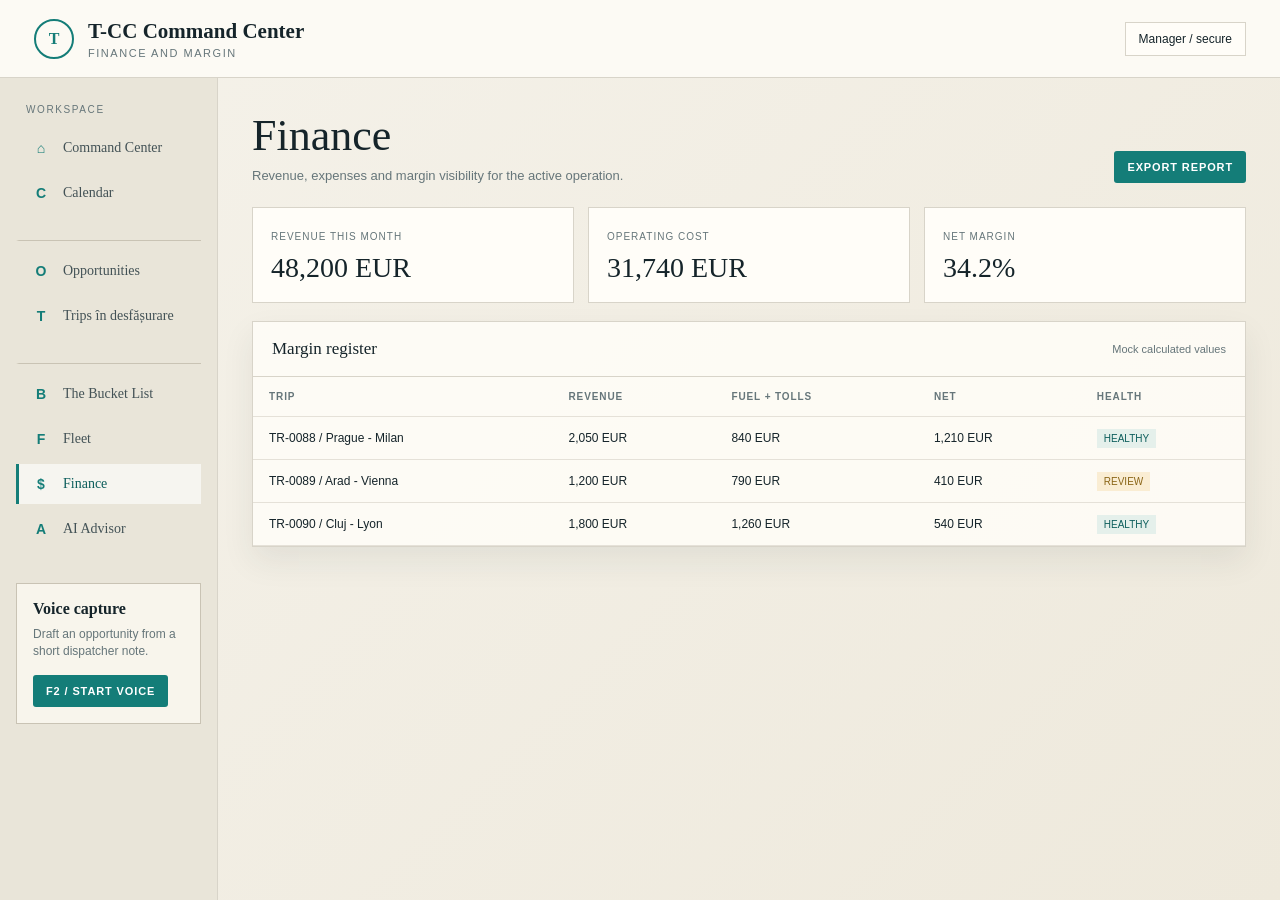
<file: resources/finance.html>
<!doctype html><html lang="en"><head><meta charset="utf-8"><meta name="viewport" content="width=device-width,initial-scale=1"><title>Finance | T-CC</title><link rel="stylesheet" href="front.css"></head><body><div class="shell"><header class="topbar"><div class="brand"><div class="mark">T</div><div><h1>T-CC Command Center</h1><p>Finance and margin</p></div></div><div class="profile">Manager / secure</div></header><div class="layout"><aside class="sidebar"><p class="eyebrow">Workspace</p><nav class="nav"><a href="../index.html"><b>+</b><span>Command Center</span></a><a href="opportunities.html"><b>O</b><span>Opportunities</span></a><a href="fleet.html"><b>F</b><span>Fleet</span></a><a href="trips.html"><b>T</b><span>Trips</span></a><a class="active" href="finance.html"><b>$</b><span>Finance</span></a><a href="advisor.html"><b>A</b><span>AI Advisor</span></a></nav></aside><main class="content"><div class="heading"><div><h2>Finance</h2><p>Revenue, expenses and margin visibility for the active operation.</p></div><button class="primary">Export report</button></div><div class="grid"><div class="metric"><small>Revenue this month</small><strong>48,200 EUR</strong></div><div class="metric"><small>Operating cost</small><strong>31,740 EUR</strong></div><div class="metric"><small>Net margin</small><strong>34.2%</strong></div></div><div class="stack"><section class="panel"><div class="panel-head"><h3>Margin register</h3><span>Mock calculated values</span></div><table class="table"><thead><tr><th>Trip</th><th>Revenue</th><th>Fuel + tolls</th><th>Net</th><th>Health</th></tr></thead><tbody><tr><td>TR-0088 / Prague - Milan</td><td>2,050 EUR</td><td>840 EUR</td><td>1,210 EUR</td><td><span class="status">Healthy</span></td></tr><tr><td>TR-0089 / Arad - Vienna</td><td>1,200 EUR</td><td>790 EUR</td><td>410 EUR</td><td><span class="status warn">Review</span></td></tr><tr><td>TR-0090 / Cluj - Lyon</td><td>1,800 EUR</td><td>1,260 EUR</td><td>540 EUR</td><td><span class="status">Healthy</span></td></tr></tbody></table></section></div></main></div></div><script src="front.js"></script></body></html>
</file>
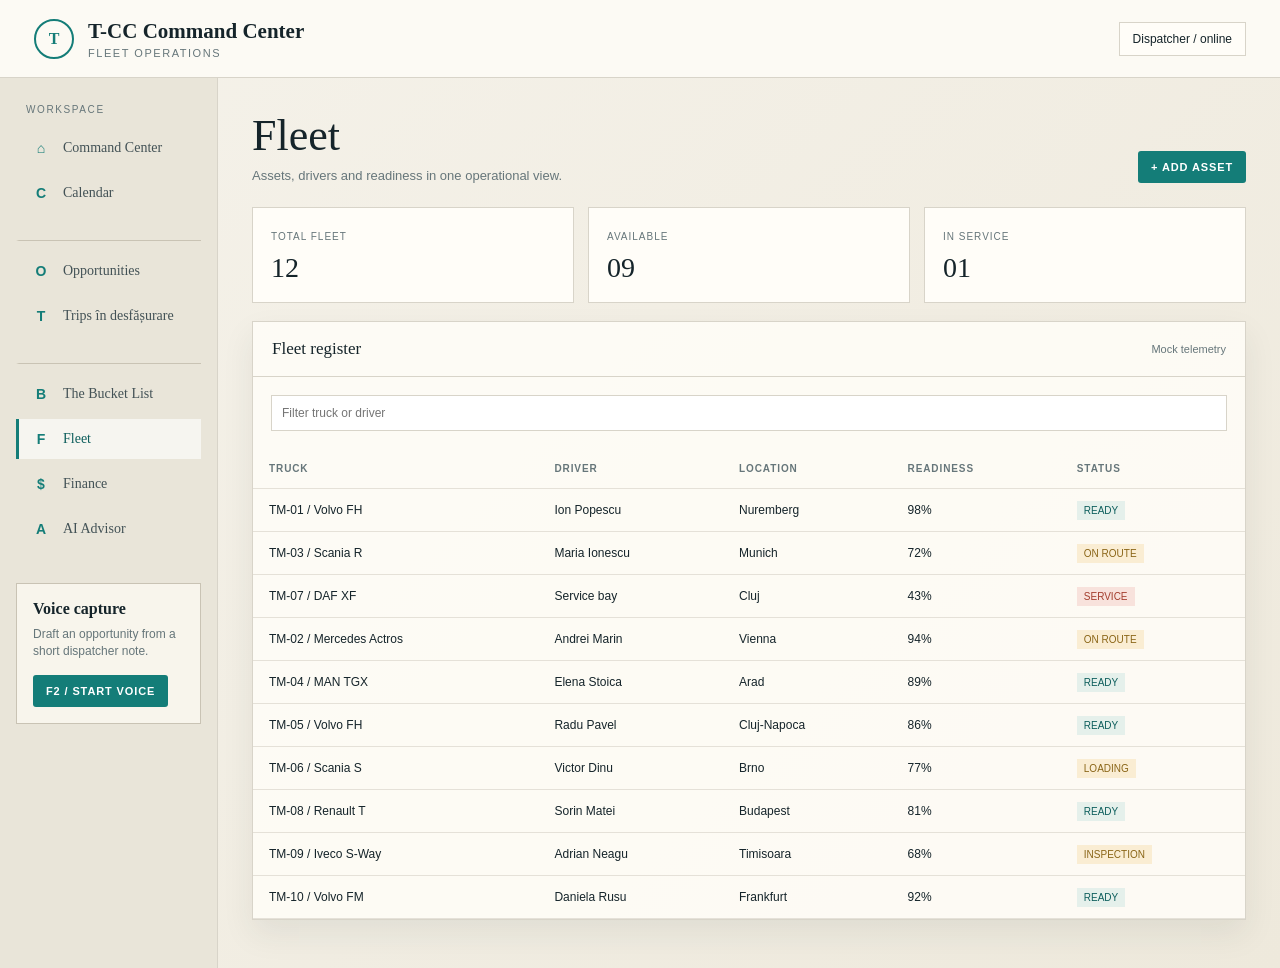
<file: resources/fleet.html>
<!doctype html><html lang="en"><head><meta charset="utf-8"><meta name="viewport" content="width=device-width,initial-scale=1"><title>Fleet | T-CC</title><link rel="stylesheet" href="front.css"></head><body><div class="shell"><header class="topbar"><div class="brand"><div class="mark">T</div><div><h1>T-CC Command Center</h1><p>Fleet operations</p></div></div><div class="profile">Dispatcher / online</div></header><div class="layout"><aside class="sidebar"><p class="eyebrow">Workspace</p><nav class="nav"><a href="../index.html"><b>+</b><span>Command Center</span></a><a href="opportunities.html"><b>O</b><span>Opportunities</span></a><a class="active" href="fleet.html"><b>F</b><span>Fleet</span></a><a href="trips.html"><b>T</b><span>Trips</span></a><a href="finance.html"><b>$</b><span>Finance</span></a><a href="advisor.html"><b>A</b><span>AI Advisor</span></a></nav></aside><main class="content"><div class="heading"><div><h2>Fleet</h2><p>Assets, drivers and readiness in one operational view.</p></div><button class="primary">+ Add asset</button></div><div class="grid"><div class="metric"><small>Total fleet</small><strong>12</strong></div><div class="metric"><small>Available</small><strong>09</strong></div><div class="metric"><small>In service</small><strong>01</strong></div></div><div class="stack"><section class="panel"><div class="panel-head"><h3>Fleet register</h3><span>Mock telemetry</span></div><div class="form-row"><input data-filter placeholder="Filter truck or driver"></div><table class="table"><thead><tr><th>Truck</th><th>Driver</th><th>Location</th><th>Readiness</th><th>Status</th></tr></thead><tbody><tr data-row><td>TM-01 / Volvo FH</td><td>Ion Popescu</td><td>Nuremberg</td><td>98%</td><td><span class="status">Ready</span></td></tr><tr data-row><td>TM-03 / Scania R</td><td>Maria Ionescu</td><td>Munich</td><td>72%</td><td><span class="status warn">On route</span></td></tr><tr data-row><td>TM-07 / DAF XF</td><td>Service bay</td><td>Cluj</td><td>43%</td><td><span class="status danger">Service</span></td></tr></tbody></table></section></div></main></div></div><script src="front.js"></script></body></html>
</file>
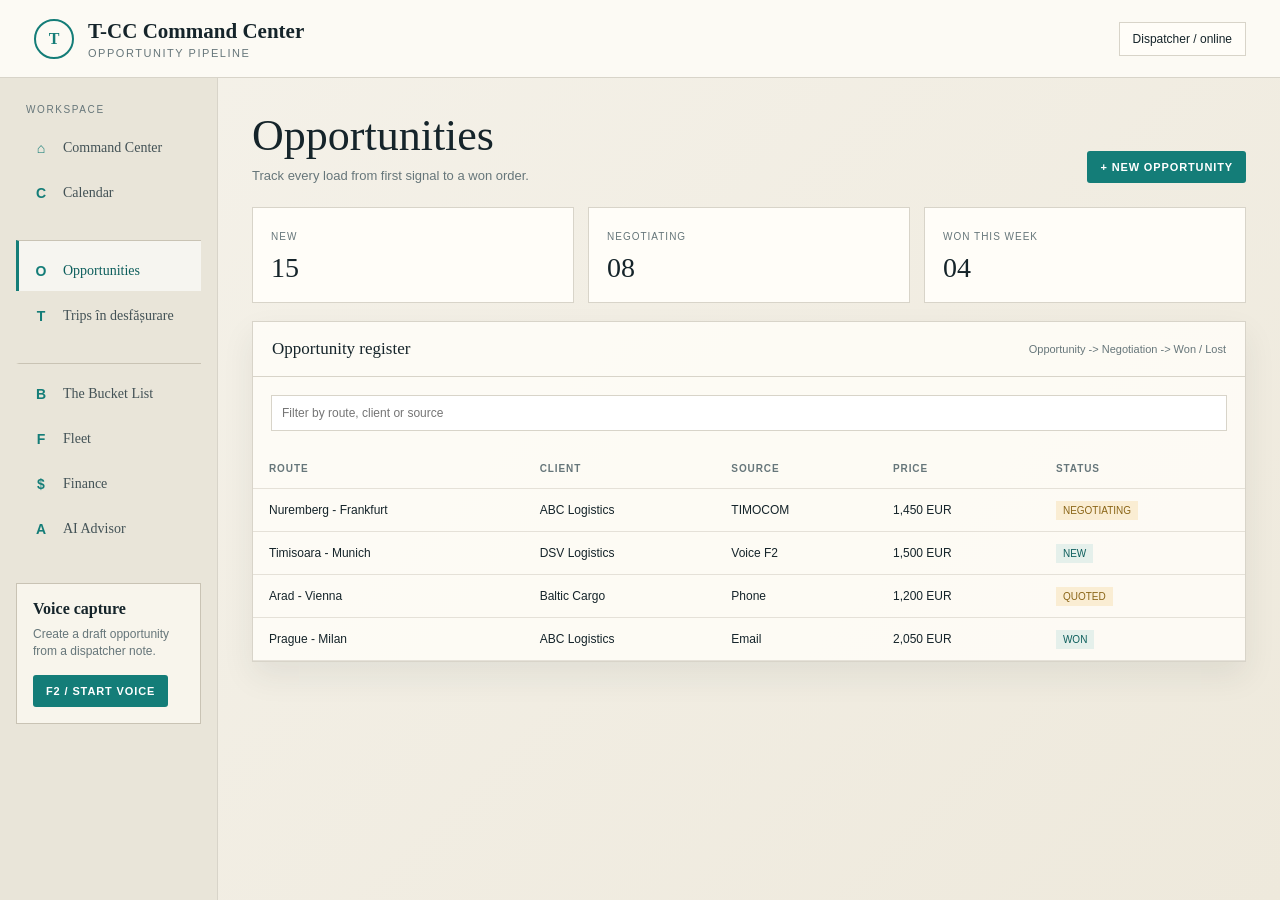
<file: resources/opportunities.html>
<!doctype html><html lang="en"><head><meta charset="utf-8"><meta name="viewport" content="width=device-width,initial-scale=1"><title>Opportunities | T-CC</title><link rel="stylesheet" href="front.css"></head><body><div class="shell"><header class="topbar"><div class="brand"><div class="mark">T</div><div><h1>T-CC Command Center</h1><p>Opportunity pipeline</p></div></div><div class="profile">Dispatcher / online</div></header><div class="layout"><aside class="sidebar"><p class="eyebrow">Workspace</p><nav class="nav"><a href="../index.html"><b>+</b><span>Command Center</span></a><a class="active" href="opportunities.html"><b>O</b><span>Opportunities</span></a><a href="fleet.html"><b>F</b><span>Fleet</span></a><a href="trips.html"><b>T</b><span>Trips</span></a><a href="finance.html"><b>$</b><span>Finance</span></a><a href="advisor.html"><b>A</b><span>AI Advisor</span></a></nav><div class="voice-card"><strong>Voice capture</strong><p>Create a draft opportunity from a dispatcher note.</p><button class="voice-btn" data-voice>F2 / Start voice</button></div></aside><main class="content"><div class="heading"><div><h2>Opportunities</h2><p>Track every load from first signal to a won order.</p></div><button class="primary">+ New opportunity</button></div><div class="grid"><div class="metric"><small>New</small><strong>15</strong></div><div class="metric"><small>Negotiating</small><strong>08</strong></div><div class="metric"><small>Won this week</small><strong>04</strong></div></div><div class="stack"><section class="panel"><div class="panel-head"><h3>Opportunity register</h3><span>Opportunity -&gt; Negotiation -&gt; Won / Lost</span></div><div class="form-row"><input data-filter placeholder="Filter by route, client or source"></div><table class="table"><thead><tr><th>Route</th><th>Client</th><th>Source</th><th>Price</th><th>Status</th></tr></thead><tbody><tr data-row><td>Nuremberg - Frankfurt</td><td>ABC Logistics</td><td>TIMOCOM</td><td>1,450 EUR</td><td><span class="status warn">Negotiating</span></td></tr><tr data-row><td>Timisoara - Munich</td><td>DSV Logistics</td><td>Voice F2</td><td>1,500 EUR</td><td><span class="status">New</span></td></tr><tr data-row><td>Arad - Vienna</td><td>Baltic Cargo</td><td>Phone</td><td>1,200 EUR</td><td><span class="status warn">Quoted</span></td></tr><tr data-row><td>Prague - Milan</td><td>ABC Logistics</td><td>Email</td><td>2,050 EUR</td><td><span class="status">Won</span></td></tr></tbody></table></section></div></main></div></div><script src="front.js"></script></body></html>
</file>
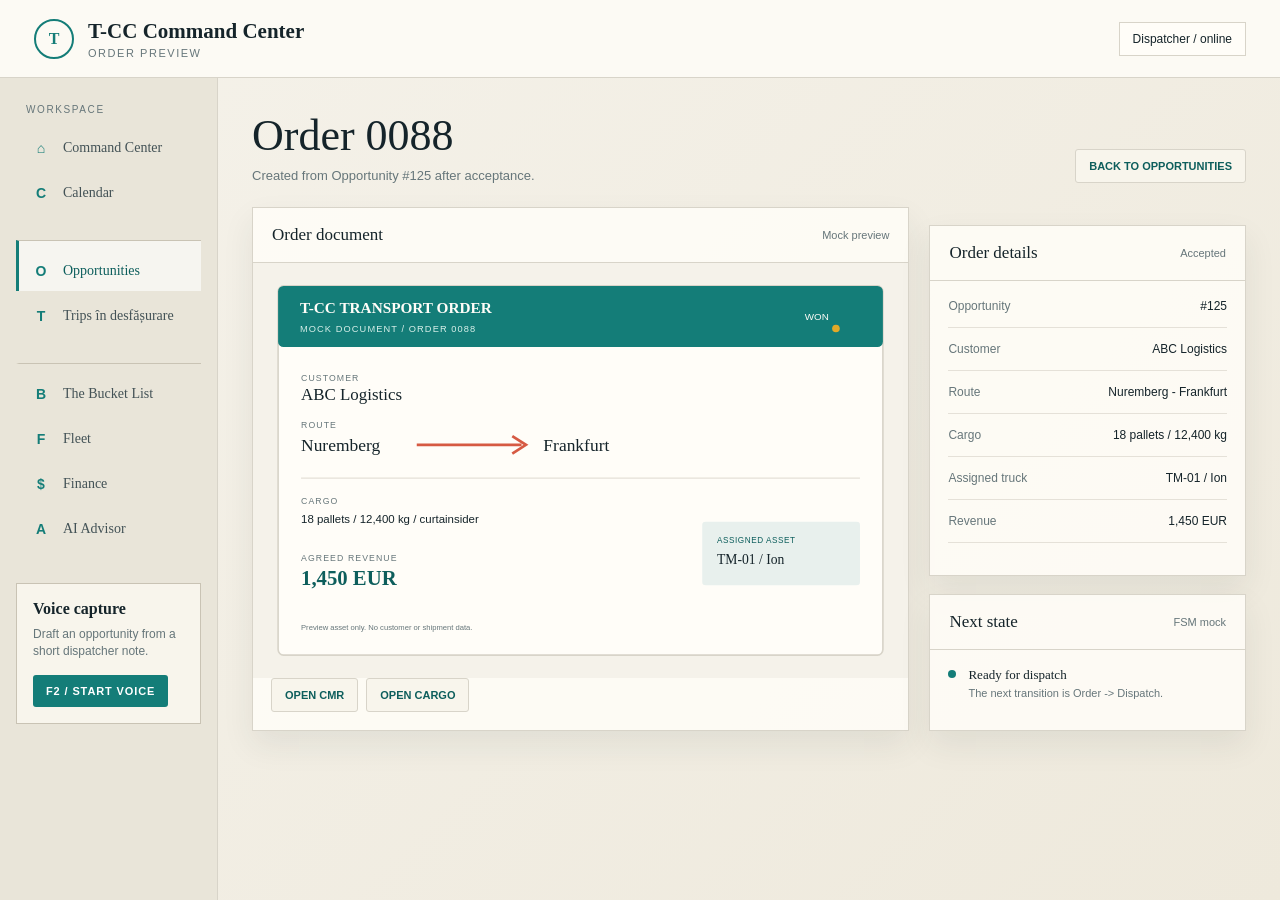
<file: resources/order-preview.html>
<!doctype html>
<html lang="en">
<head>
  <meta charset="utf-8">
  <meta name="viewport" content="width=device-width, initial-scale=1">
  <title>Order Preview | T-CC</title>
  <link rel="stylesheet" href="front.css">
  <style>
    .order-preview { display: grid; grid-template-columns: minmax(0, 1.35fr) minmax(260px, .65fr); gap: 20px; }
    .document-image { display: block; width: 100%; background: #e9e5d9; }
    .detail-list { margin: 0; padding: 4px 18px 16px; }
    .detail-row { display: flex; justify-content: space-between; gap: 18px; padding: 14px 0; border-bottom: 1px solid #e5e1d8; font: 12px Arial, sans-serif; }
    .detail-row span { color: var(--muted); }
    .detail-row strong { text-align: right; font-weight: 400; }
    .order-actions { display: flex; gap: 8px; padding: 0 18px 18px; }
    .secondary { padding: 10px 13px; border: 1px solid var(--line); border-radius: 3px; background: #f8f5ec; color: var(--teal-dark); font: 700 11px Arial, sans-serif; text-decoration: none; text-transform: uppercase; }
    @media (max-width: 820px) { .order-preview { grid-template-columns: 1fr; } }
  </style>
</head>
<body>
  <div class="shell">
    <header class="topbar"><div class="brand"><div class="mark">T</div><div><h1>T-CC Command Center</h1><p>Order preview</p></div></div><div class="profile">Dispatcher / online</div></header>
    <div class="layout">
      <aside class="sidebar"><p class="eyebrow">Workspace</p><nav class="nav"><a href="../index.html"><b>+</b><span>Command Center</span></a><a class="active" href="opportunities.html"><b>O</b><span>Opportunities</span></a><a href="fleet.html"><b>F</b><span>Fleet</span></a><a href="trips.html"><b>T</b><span>Trips</span></a><a href="finance.html"><b>$</b><span>Finance</span></a><a href="advisor.html"><b>A</b><span>AI Advisor</span></a></nav></aside>
      <main class="content">
        <div class="heading"><div><h2>Order 0088</h2><p>Created from Opportunity #125 after acceptance.</p></div><a class="secondary" href="opportunities.html">Back to opportunities</a></div>
        <div class="order-preview">
          <section class="panel"><div class="panel-head"><h3>Order document</h3><span>Mock preview</span></div><img class="document-image" src="assets/orders/order-001.svg" alt="Mock transport order 0088"><div class="order-actions"><a class="secondary" href="assets/orders/cmr-mock.svg" target="_blank">Open CMR</a><a class="secondary" href="assets/orders/cargo-preview.svg" target="_blank">Open cargo</a></div></section>
          <div class="stack"><section class="panel"><div class="panel-head"><h3>Order details</h3><span>Accepted</span></div><div class="detail-list"><div class="detail-row"><span>Opportunity</span><strong>#125</strong></div><div class="detail-row"><span>Customer</span><strong>ABC Logistics</strong></div><div class="detail-row"><span>Route</span><strong>Nuremberg - Frankfurt</strong></div><div class="detail-row"><span>Cargo</span><strong>18 pallets / 12,400 kg</strong></div><div class="detail-row"><span>Assigned truck</span><strong>TM-01 / Ion</strong></div><div class="detail-row"><span>Revenue</span><strong>1,450 EUR</strong></div></div></section><section class="panel"><div class="panel-head"><h3>Next state</h3><span>FSM mock</span></div><div class="notice"><i class="dot"></i><div><strong>Ready for dispatch</strong><p>The next transition is Order -&gt; Dispatch.</p></div></div></section></div>
        </div>
      </main>
    </div>
  </div>
  <script src="front.js"></script>
</body>
</html>
</file>
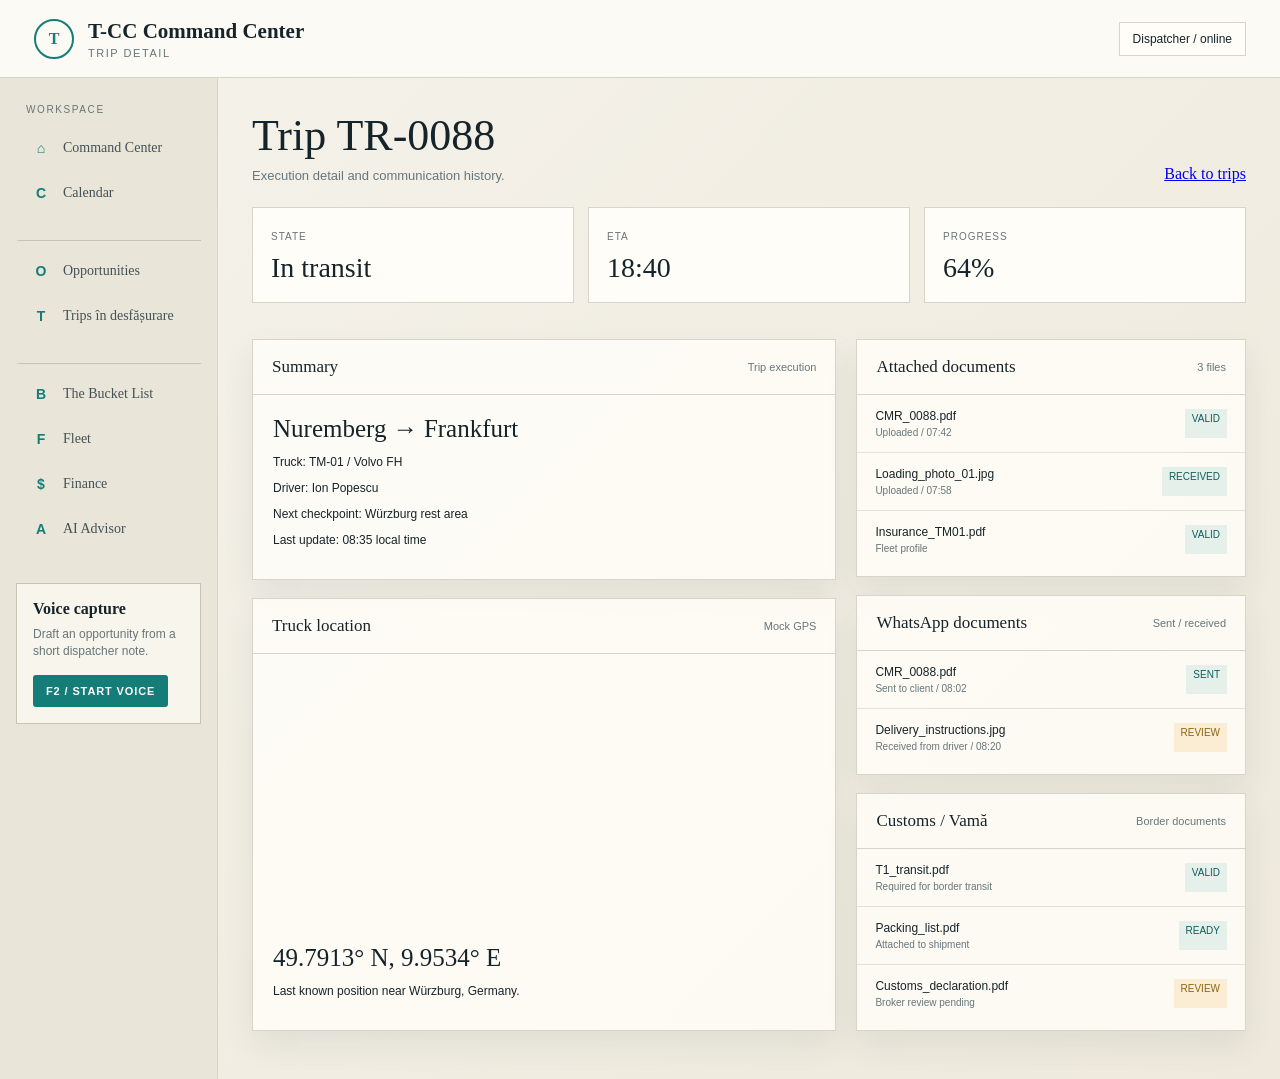
<file: resources/trip-detail.html>
<!doctype html>
<html lang="en">
<head>
  <meta charset="utf-8">
  <meta name="viewport" content="width=device-width, initial-scale=1">
  <title>Trip Detail | T-CC</title>
  <link rel="stylesheet" href="front.css">
  <style>
    .trip-grid { display:grid; grid-template-columns:minmax(0,1.2fr) minmax(280px,.8fr); gap:20px; }
    .map-placeholder { min-height:270px; }
    .doc-row { display:flex; justify-content:space-between; gap:15px; padding:14px 18px; border-bottom:1px solid #e5e1d8; font:12px Arial,sans-serif; }
    .doc-row:last-child { border-bottom:0; }
    .doc-row strong { font-weight:400; }
    .doc-row small { display:block; margin-top:4px; color:var(--muted); }
    .location { padding:20px; font:12px Arial,sans-serif; }
    .location strong { display:block; margin-bottom:8px; font:25px Georgia,serif; }
    @media(max-width:820px){.trip-grid{grid-template-columns:1fr}}
  </style>
</head>
<body>
  <div class="shell"><header class="topbar"><div class="brand"><div class="mark">T</div><div><h1>T-CC Command Center</h1><p>Trip detail</p></div></div><div class="profile">Dispatcher / online</div></header>
    <div class="layout"><aside class="sidebar"><p class="eyebrow">Workspace</p><nav class="nav"><a href="../index.html"><b>+</b><span>Command Center</span></a><a href="opportunities.html"><b>O</b><span>Opportunities</span></a><a href="trips.html"><b>T</b><span>Trips în desfășurare</span></a><a href="bucket.html"><b>B</b><span>The Bucket List</span></a><a href="fleet.html"><b>F</b><span>Fleet</span></a><a href="finance.html"><b>$</b><span>Finance</span></a><a href="advisor.html"><b>A</b><span>AI Advisor</span></a></nav></aside>
      <main class="content"><div class="heading"><div><h2 id="tripTitle">Trip TR-0088</h2><p>Execution detail and communication history.</p></div><a class="secondary" href="trips.html">Back to trips</a></div>
        <div class="grid"><div class="metric"><small>State</small><strong>In transit</strong></div><div class="metric"><small>ETA</small><strong>18:40</strong></div><div class="metric"><small>Progress</small><strong>64%</strong></div></div>
        <div class="trip-grid stack"><div class="stack"><section class="panel"><div class="panel-head"><h3>Summary</h3><span>Trip execution</span></div><div class="location"><strong>Nuremberg → Frankfurt</strong><p>Truck: TM-01 / Volvo FH</p><p>Driver: Ion Popescu</p><p>Next checkpoint: Würzburg rest area</p><p>Last update: 08:35 local time</p></div></section><section class="panel"><div class="panel-head"><h3>Truck location</h3><span>Mock GPS</span></div><div class="map-placeholder"><div class="map-route"></div></div><div class="location"><strong>49.7913° N, 9.9534° E</strong><p>Last known position near Würzburg, Germany.</p></div></section></div>
          <div class="stack"><section class="panel"><div class="panel-head"><h3>Attached documents</h3><span>3 files</span></div><div class="doc-row"><div><strong>CMR_0088.pdf</strong><small>Uploaded / 07:42</small></div><span class="status">Valid</span></div><div class="doc-row"><div><strong>Loading_photo_01.jpg</strong><small>Uploaded / 07:58</small></div><span class="status">Received</span></div><div class="doc-row"><div><strong>Insurance_TM01.pdf</strong><small>Fleet profile</small></div><span class="status">Valid</span></div></section><section class="panel"><div class="panel-head"><h3>WhatsApp documents</h3><span>Sent / received</span></div><div class="doc-row"><div><strong>CMR_0088.pdf</strong><small>Sent to client / 08:02</small></div><span class="status">Sent</span></div><div class="doc-row"><div><strong>Delivery_instructions.jpg</strong><small>Received from driver / 08:20</small></div><span class="status warn">Review</span></div></section><section class="panel"><div class="panel-head"><h3>Customs / Vamă</h3><span>Border documents</span></div><div class="doc-row"><div><strong>T1_transit.pdf</strong><small>Required for border transit</small></div><span class="status">Valid</span></div><div class="doc-row"><div><strong>Packing_list.pdf</strong><small>Attached to shipment</small></div><span class="status">Ready</span></div><div class="doc-row"><div><strong>Customs_declaration.pdf</strong><small>Broker review pending</small></div><span class="status warn">Review</span></div></section></div>
        </div>
      </main>
    </div>
  </div><script src="front.js"></script>
</body>
</html>
</file>
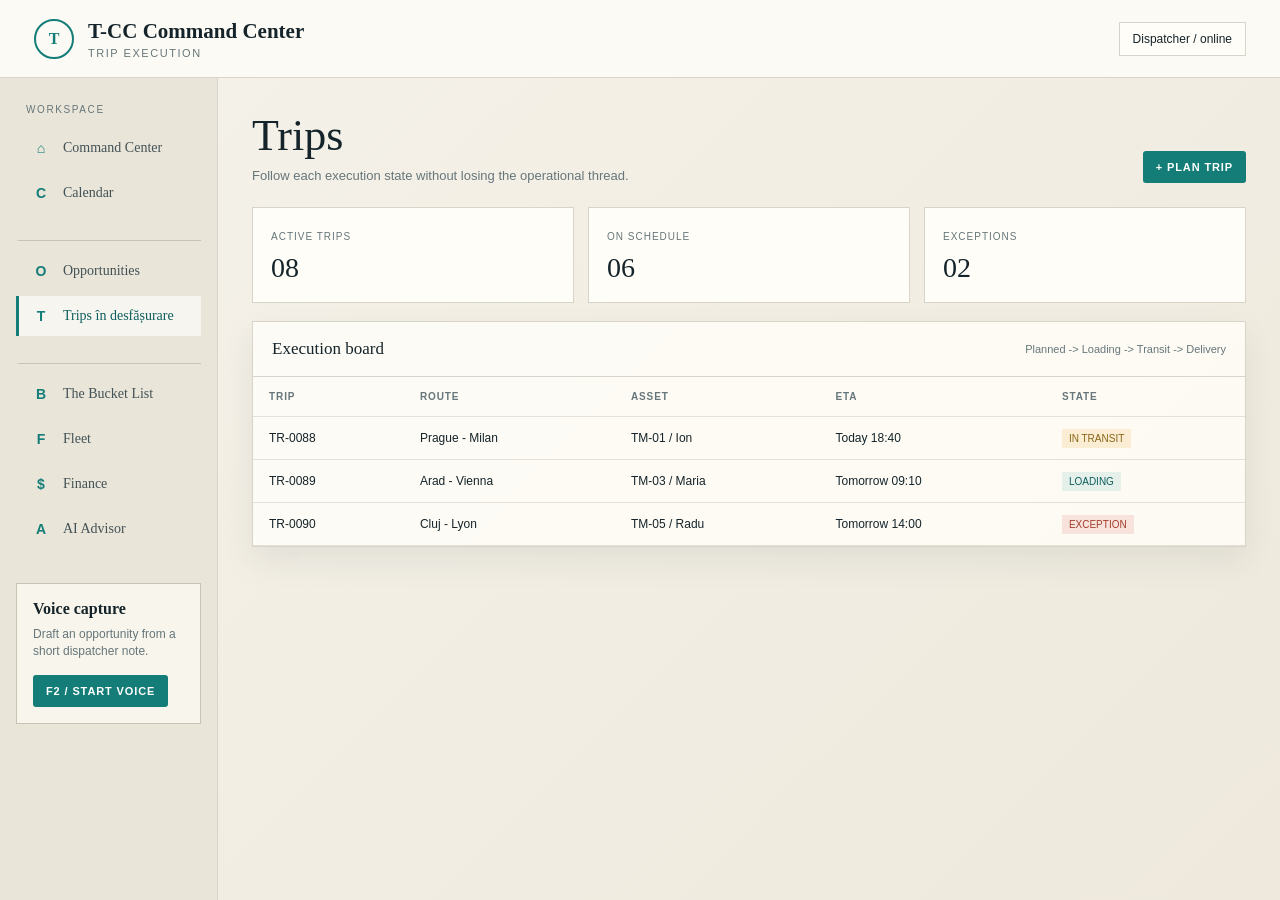
<file: resources/trips.html>
<!doctype html><html lang="en"><head><meta charset="utf-8"><meta name="viewport" content="width=device-width,initial-scale=1"><title>Trips | T-CC</title><link rel="stylesheet" href="front.css"></head><body><div class="shell"><header class="topbar"><div class="brand"><div class="mark">T</div><div><h1>T-CC Command Center</h1><p>Trip execution</p></div></div><div class="profile">Dispatcher / online</div></header><div class="layout"><aside class="sidebar"><p class="eyebrow">Workspace</p><nav class="nav"><a href="../index.html"><b>+</b><span>Command Center</span></a><a href="opportunities.html"><b>O</b><span>Opportunities</span></a><a href="fleet.html"><b>F</b><span>Fleet</span></a><a class="active" href="trips.html"><b>T</b><span>Trips</span></a><a href="finance.html"><b>$</b><span>Finance</span></a><a href="advisor.html"><b>A</b><span>AI Advisor</span></a></nav></aside><main class="content"><div class="heading"><div><h2>Trips</h2><p>Follow each execution state without losing the operational thread.</p></div><button class="primary">+ Plan trip</button></div><div class="grid"><div class="metric"><small>Active trips</small><strong>08</strong></div><div class="metric"><small>On schedule</small><strong>06</strong></div><div class="metric"><small>Exceptions</small><strong>02</strong></div></div><div class="stack"><section class="panel"><div class="panel-head"><h3>Execution board</h3><span>Planned -&gt; Loading -&gt; Transit -&gt; Delivery</span></div><table class="table"><thead><tr><th>Trip</th><th>Route</th><th>Asset</th><th>ETA</th><th>State</th></tr></thead><tbody><tr><td>TR-0088</td><td>Prague - Milan</td><td>TM-01 / Ion</td><td>Today 18:40</td><td><span class="status warn">In transit</span></td></tr><tr><td>TR-0089</td><td>Arad - Vienna</td><td>TM-03 / Maria</td><td>Tomorrow 09:10</td><td><span class="status">Loading</span></td></tr><tr><td>TR-0090</td><td>Cluj - Lyon</td><td>TM-05 / Radu</td><td>Tomorrow 14:00</td><td><span class="status danger">Exception</span></td></tr></tbody></table></section></div></main></div></div><script src="front.js"></script></body></html>
</file>
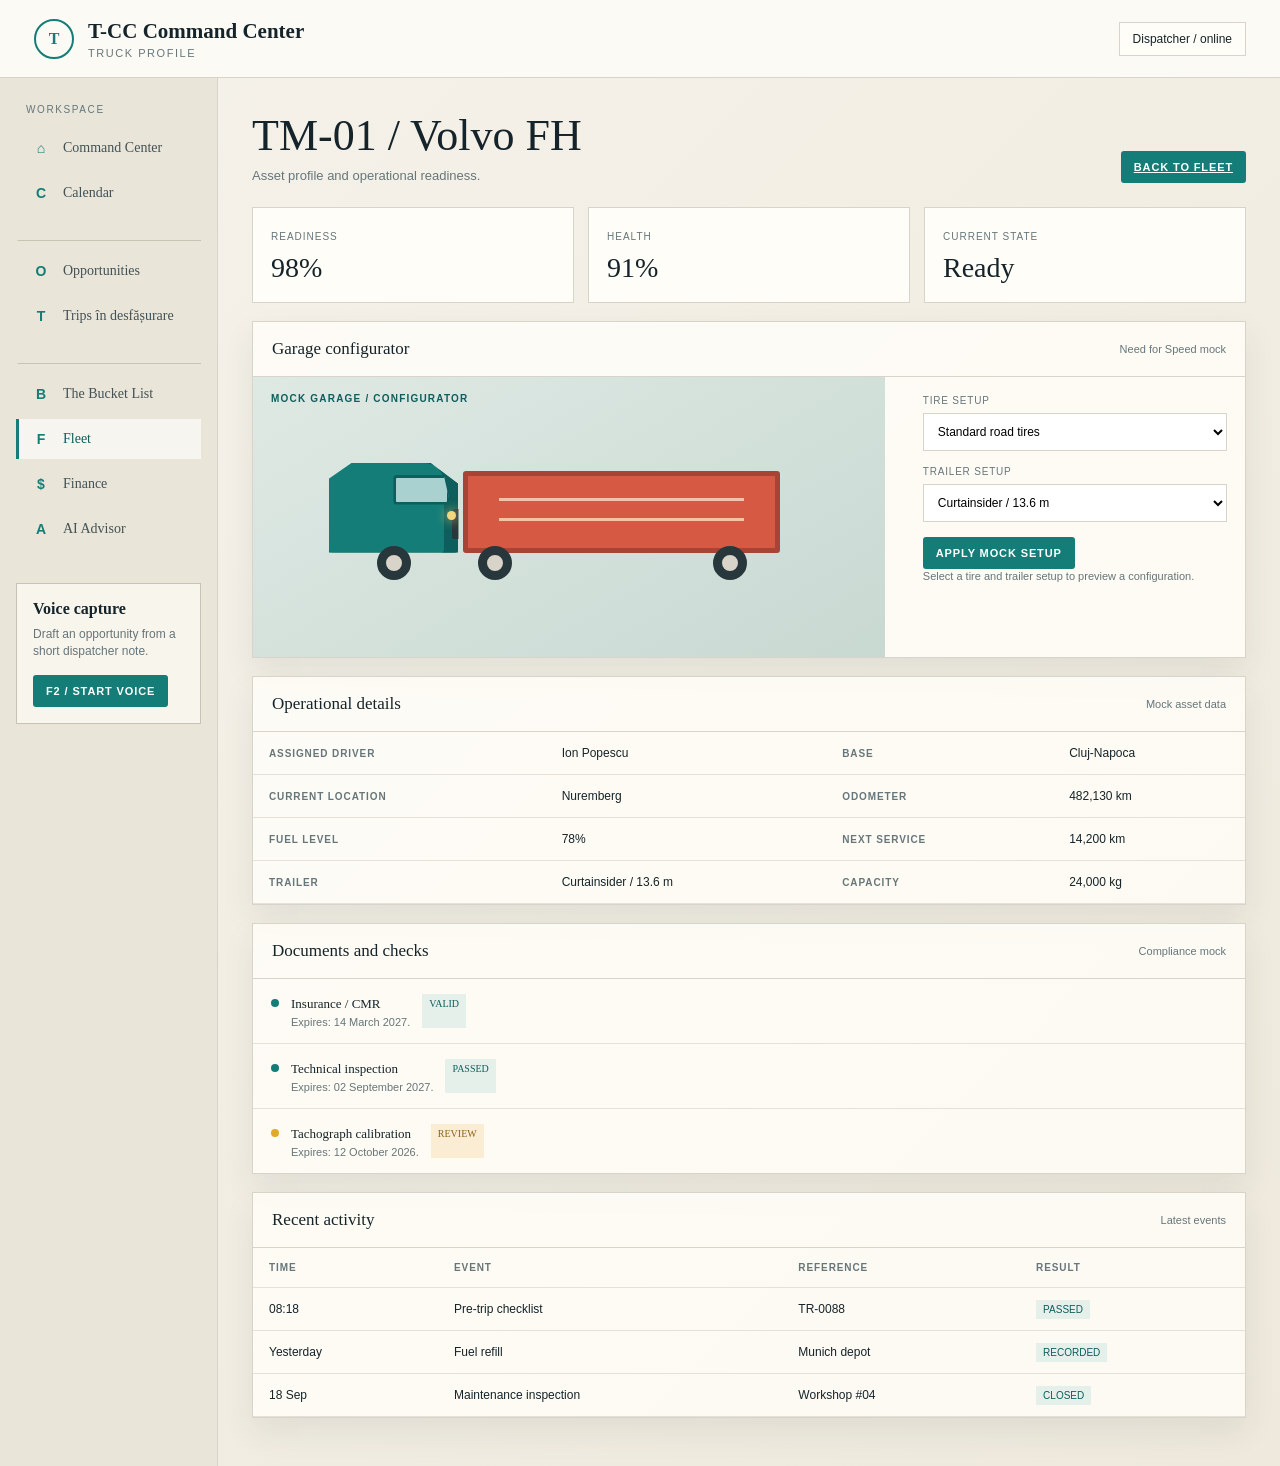
<file: resources/truck-profile.html>
<!doctype html>
<html lang="en">
<head>
  <meta charset="utf-8">
  <meta name="viewport" content="width=device-width,initial-scale=1">
  <title>Truck Profile | T-CC</title>
  <link rel="stylesheet" href="front.css">
  <style>
    .garage-grid{display:grid;grid-template-columns:minmax(0,1.3fr) minmax(260px,.7fr);gap:20px}.truck-stage{min-height:280px;display:grid;place-items:center;position:relative;overflow:hidden;background:linear-gradient(150deg,#dfe9e4,#c8d9d2)}.truck-stage:after{content:'MOCK GARAGE / CONFIGURATOR';position:absolute;top:16px;left:18px;color:#0d5e5c;font:700 10px Arial,sans-serif;letter-spacing:.12em}.truck-art{position:relative;width:76%;height:125px}.cab{position:absolute;left:0;bottom:27px;width:27%;height:90px;border-radius:12px 20px 4px 4px;background:#147d78;box-shadow:inset -14px 0 #0d5e5c}.window{position:absolute;right:8px;top:12px;width:44%;height:30px;background:#a9d1d0;border:3px solid #0d5e5c;border-radius:4px}.trailer{position:absolute;left:28%;bottom:27px;width:66%;height:82px;background:#d65a43;border:5px solid #a84435;border-radius:3px}.trailer-line{position:absolute;left:10%;right:10%;top:22px;border-top:3px solid #f5c2a9;box-shadow:0 20px #f5c2a9}.wheel{position:absolute;bottom:0;width:34px;height:34px;border:9px solid #27373c;border-radius:50%;background:#d8d4c9}.wheel.one{left:10%}.wheel.two{left:31%}.wheel.three{right:13%}.garage-actions{padding:18px}.garage-actions label{display:block;margin:0 0 7px;color:var(--muted);font:10px Arial,sans-serif;letter-spacing:.08em;text-transform:uppercase}.garage-actions select{width:100%;margin-bottom:15px;padding:10px;border:1px solid var(--line);background:#fff;font:12px Arial,sans-serif}.garage-note{margin:0;color:var(--muted);font:11px/1.45 Arial,sans-serif}@media(max-width:820px){.garage-grid{grid-template-columns:1fr}}
    .cab{clip-path:polygon(0 18%,18% 0,78% 0,100% 24%,100% 100%,0 100%);box-shadow:inset -14px 0 #0d5e5c,0 8px 0 #0d5e5c}.cab:before{content:'';position:absolute;right:-6px;bottom:14px;width:12px;height:30px;border-radius:2px;background:#27373c}.cab:after{content:'';position:absolute;right:2px;top:48px;width:9px;height:9px;border-radius:50%;background:#f4d77d;box-shadow:0 0 12px #f4d77d}.window{clip-path:polygon(0 0,88% 0,100% 100%,0 100%)}.truck-art.thick .wheel{width:42px;height:42px;border-width:12px;bottom:-4px}.truck-art.allterrain .trailer{border-color:#d28b2d}.truck-art.fuelsaver .wheel{width:29px;height:29px;border-width:7px}.truck-art.frigo .trailer{background:#b9e3e8;border-color:#477aa6;box-shadow:inset 0 0 0 6px #e7fbfc}.truck-art.frigo .trailer-line{border-color:#fff;box-shadow:0 20px #fff}.truck-art.mega .trailer{height:94px;bottom:27px}.truck-art.box .trailer{background:#647277;border-color:#435256}.truck-art.box .trailer-line{border-color:#aeb9b8;box-shadow:0 20px #aeb9b8}
  </style>
</head>
<body>
  <div class="shell">
    <header class="topbar">
      <div class="brand"><div class="mark">T</div><div><h1>T-CC Command Center</h1><p>Truck profile</p></div></div>
      <div class="profile">Dispatcher / online</div>
    </header>
    <div class="layout">
      <aside class="sidebar">
        <p class="eyebrow">Workspace</p>
        <nav class="nav">
          <a href="../index.html"><b>+</b><span>Command Center</span></a>
          <a href="opportunities.html"><b>O</b><span>Opportunities</span></a>
          <a class="active" href="fleet.html"><b>F</b><span>Fleet</span></a>
          <a href="trips.html"><b>T</b><span>Trips</span></a>
          <a href="finance.html"><b>$</b><span>Finance</span></a>
          <a href="advisor.html"><b>A</b><span>AI Advisor</span></a>
        </nav>
      </aside>
      <main class="content">
        <div class="heading">
          <div><h2>TM-01 / Volvo FH</h2><p>Asset profile and operational readiness.</p></div>
          <a class="primary" href="fleet.html">Back to fleet</a>
        </div>
        <div class="grid">
          <div class="metric"><small>Readiness</small><strong>98%</strong></div>
          <div class="metric"><small>Health</small><strong>91%</strong></div>
          <div class="metric"><small>Current state</small><strong>Ready</strong></div>
        </div>
        <div class="stack">
          <section class="panel">
            <div class="panel-head"><h3>Garage configurator</h3><span>Need for Speed mock</span></div>
            <div class="garage-grid">
              <div class="truck-stage"><div class="truck-art"><div class="cab"><div class="window"></div></div><div class="trailer"><div class="trailer-line"></div></div><div class="wheel one"></div><div class="wheel two"></div><div class="wheel three"></div></div></div>
              <div class="garage-actions"><label for="tires">Tire setup</label><select id="tires"><option>Standard road tires</option><option>Winter grip tires</option><option>All-terrain tires</option><option>Fuel saver tires</option></select><label for="trailer">Trailer setup</label><select id="trailer"><option>Curtainsider / 13.6 m</option><option>Frigo / refrigerated</option><option>Mega trailer</option><option>Box trailer</option></select><button class="primary" id="applyConfig">Apply mock setup</button><p class="garage-note" id="configNote">Select a tire and trailer setup to preview a configuration.</p></div>
            </div>
          </section>
        </div>
        <div class="stack">
          <section class="panel">
            <div class="panel-head"><h3>Operational details</h3><span>Mock asset data</span></div>
            <table class="table">
              <tbody>
                <tr><th>Assigned driver</th><td>Ion Popescu</td><th>Base</th><td>Cluj-Napoca</td></tr>
                <tr><th>Current location</th><td>Nuremberg</td><th>Odometer</th><td>482,130 km</td></tr>
                <tr><th>Fuel level</th><td>78%</td><th>Next service</th><td>14,200 km</td></tr>
                <tr><th>Trailer</th><td>Curtainsider / 13.6 m</td><th>Capacity</th><td>24,000 kg</td></tr>
              </tbody>
            </table>
          </section>
          <section class="panel">
            <div class="panel-head"><h3>Documents and checks</h3><span>Compliance mock</span></div>
            <div class="notice"><i class="dot"></i><div><strong>Insurance / CMR</strong><p>Expires: 14 March 2027.</p></div><span class="status">Valid</span></div>
            <div class="notice"><i class="dot"></i><div><strong>Technical inspection</strong><p>Expires: 02 September 2027.</p></div><span class="status">Passed</span></div>
            <div class="notice"><i class="dot warn"></i><div><strong>Tachograph calibration</strong><p>Expires: 12 October 2026.</p></div><span class="status warn">Review</span></div>
          </section>
          <section class="panel">
            <div class="panel-head"><h3>Recent activity</h3><span>Latest events</span></div>
            <table class="table">
              <thead><tr><th>Time</th><th>Event</th><th>Reference</th><th>Result</th></tr></thead>
              <tbody>
                <tr><td>08:18</td><td>Pre-trip checklist</td><td>TR-0088</td><td><span class="status">Passed</span></td></tr>
                <tr><td>Yesterday</td><td>Fuel refill</td><td>Munich depot</td><td><span class="status">Recorded</span></td></tr>
                <tr><td>18 Sep</td><td>Maintenance inspection</td><td>Workshop #04</td><td><span class="status">Closed</span></td></tr>
              </tbody>
            </table>
          </section>
        </div>
      </main>
    </div>
  </div>
  <script src="front.js"></script>
  <script>const truckArt=document.querySelector('.truck-art');const tiresSelect=document.getElementById('tires');const trailerSelect=document.getElementById('trailer');function previewConfig(){const tires=tiresSelect.value;const trailer=trailerSelect.value;truckArt.classList.remove('thick','allterrain','fuelsaver','frigo','mega','box');if(tires.includes('Winter'))truckArt.classList.add('thick');if(tires.includes('All-terrain'))truckArt.classList.add('thick','allterrain');if(tires.includes('Fuel saver'))truckArt.classList.add('fuelsaver');if(trailer.includes('Frigo'))truckArt.classList.add('frigo');if(trailer.includes('Mega'))truckArt.classList.add('mega');if(trailer.includes('Box'))truckArt.classList.add('box');document.getElementById('configNote').textContent=`Mock setup applied: ${tires} / ${trailer}.`;}tiresSelect.addEventListener('change',previewConfig);trailerSelect.addEventListener('change',previewConfig);document.getElementById('applyConfig').addEventListener('click',previewConfig);</script>
</body>
</html>
</file>
<file: resources/front.css>
.nav a:hover,.nav a.active{border-left-color:var(--teal);background:rgba(255,255,255,.62);color:var(--teal-dark)}.nav a.nav-divider{margin-top:22px;padding-top:22px;border-top:1px solid #c9c3b4}
:root{--ink:#15242a;--muted:#66767a;--paper:#f5f2ea;--panel:#fffdf8;--line:#d8d4c9;--teal:#147d78;--teal-dark:#0d5e5c;--coral:#d65a43;--yellow:#e2a928;--shadow:0 14px 30px rgba(33,49,51,.08)}*{box-sizing:border-box}body{margin:0;color:var(--ink);background:linear-gradient(135deg,#f5f2ea,#eee9dc);font-family:Georgia,'Times New Roman',serif}.shell{min-height:100vh}.topbar{min-height:78px;display:flex;align-items:center;justify-content:space-between;padding:18px 34px;border-bottom:1px solid var(--line);background:#fcfaf4}.brand{display:flex;align-items:center;gap:14px}.mark{width:40px;height:40px;display:grid;place-items:center;border:2px solid var(--teal);border-radius:50%;color:var(--teal);font-weight:700}.brand h1{margin:0;font-size:21px}.brand p{margin:3px 0 0;color:var(--muted);font:11px Arial,sans-serif;letter-spacing:.14em;text-transform:uppercase}.profile{padding:9px 13px;border:1px solid var(--line);background:var(--panel);font:12px Arial,sans-serif}.layout{display:grid;grid-template-columns:218px minmax(0,1fr);min-height:calc(100vh - 78px)}.sidebar{padding:26px 16px;border-right:1px solid var(--line);background:#e9e5d9}.eyebrow{margin:0 10px 13px;color:var(--muted);font:10px Arial,sans-serif;letter-spacing:.16em;text-transform:uppercase}.nav{display:grid;gap:5px}.nav a{display:flex;align-items:center;gap:12px;padding:12px;border-left:3px solid transparent;color:#435256;text-decoration:none;font-size:14px}.nav a:hover,.nav a.active{border-left-color:var(--teal);background:rgba(255,255,255,.62);color:var(--teal-dark)}.nav b{width:20px;color:var(--teal);font-family:Arial,sans-serif;text-align:center}.voice-card{margin-top:34px;padding:16px;border:1px solid #c9c3b4;background:#f8f5ec}.voice-card strong{display:block;margin-bottom:8px}.voice-card p{margin:0 0 14px;color:var(--muted);font:12px/1.45 Arial,sans-serif}.voice-btn,.primary{padding:10px 13px;border:0;border-radius:3px;background:var(--teal);color:white;font:700 11px Arial,sans-serif;letter-spacing:.08em;text-transform:uppercase}.content{max-width:1450px;width:100%;padding:32px 34px 48px}.heading{display:flex;justify-content:space-between;align-items:end;margin-bottom:24px}.heading h2{margin:0;font-size:clamp(28px,4vw,44px);font-weight:400}.heading p{margin:7px 0 0;color:var(--muted);font:13px Arial,sans-serif}.panel{border:1px solid var(--line);background:rgba(255,253,248,.88);box-shadow:var(--shadow)}.panel-head{display:flex;align-items:center;justify-content:space-between;padding:17px 19px;border-bottom:1px solid var(--line)}.panel-head h3{margin:0;font-size:17px;font-weight:400}.panel-head span{color:var(--muted);font:11px Arial,sans-serif}.grid{display:grid;grid-template-columns:repeat(3,minmax(0,1fr));gap:14px}.cards{display:grid;grid-template-columns:repeat(2,minmax(0,1fr));gap:14px;padding:18px}.metric{padding:18px;border:1px solid var(--line);background:var(--panel)}.metric small{color:var(--muted);font:10px Arial,sans-serif;letter-spacing:.1em;text-transform:uppercase}.metric strong{display:block;margin-top:8px;font-size:28px;font-weight:400}.table{width:100%;border-collapse:collapse;font:12px Arial,sans-serif}.table th,.table td{padding:14px 16px;border-bottom:1px solid #e5e1d8;text-align:left}.table th{color:var(--muted);font-size:10px;letter-spacing:.09em;text-transform:uppercase}.status{padding:4px 7px;background:#e5f0eb;color:var(--teal-dark);font-size:10px;text-transform:uppercase}.status.warn{background:#faedd3;color:#8a6517}.status.danger{background:#f8e2dc;color:#a33d2d}.stack{display:grid;gap:18px;margin-top:18px}.notice{display:flex;gap:12px;padding:15px 18px;border-bottom:1px solid #e5e1d8}.notice:last-child{border-bottom:0}.dot{width:8px;height:8px;flex:0 0 auto;margin-top:5px;border-radius:50%;background:var(--teal)}.dot.warn{background:var(--yellow)}.dot.danger{background:var(--coral)}.notice strong{font-size:13px;font-weight:400}.notice p{margin:4px 0 0;color:var(--muted);font:11px Arial,sans-serif}.form-row{display:flex;gap:9px;padding:18px}.form-row input{min-width:0;flex:1;padding:10px;border:1px solid var(--line);background:white;font:12px Arial,sans-serif}@media(max-width:820px){.layout{grid-template-columns:70px 1fr}.sidebar{padding:22px 9px}.eyebrow,.nav span,.voice-card{display:none}.nav a{justify-content:center;padding:12px 0}.content{padding:24px 18px 34px}.grid{grid-template-columns:1fr}.heading{align-items:start;flex-direction:column;gap:12px}}@media(max-width:520px){.topbar{padding:15px 18px}.profile{display:none}.cards{grid-template-columns:1fr}.table{font-size:11px}.table th,.table td{padding:10px 8px}}
</file>
